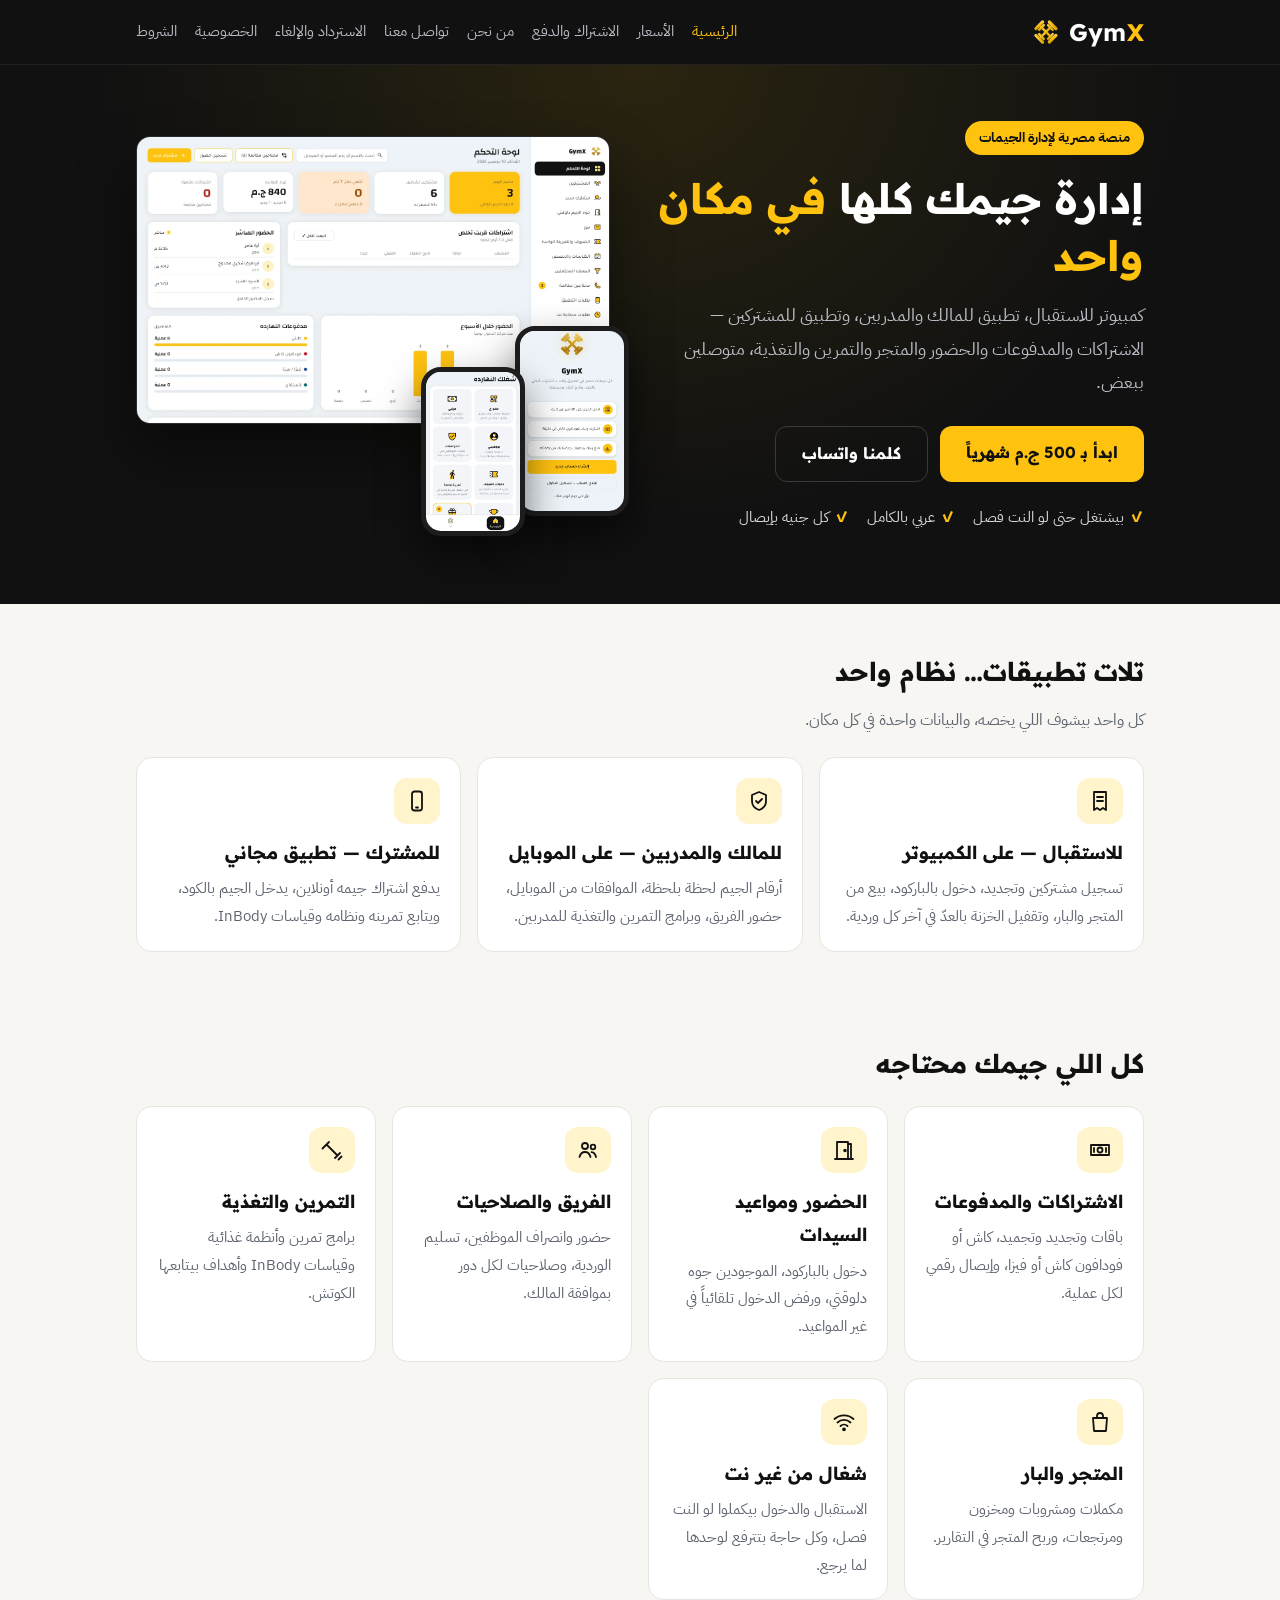
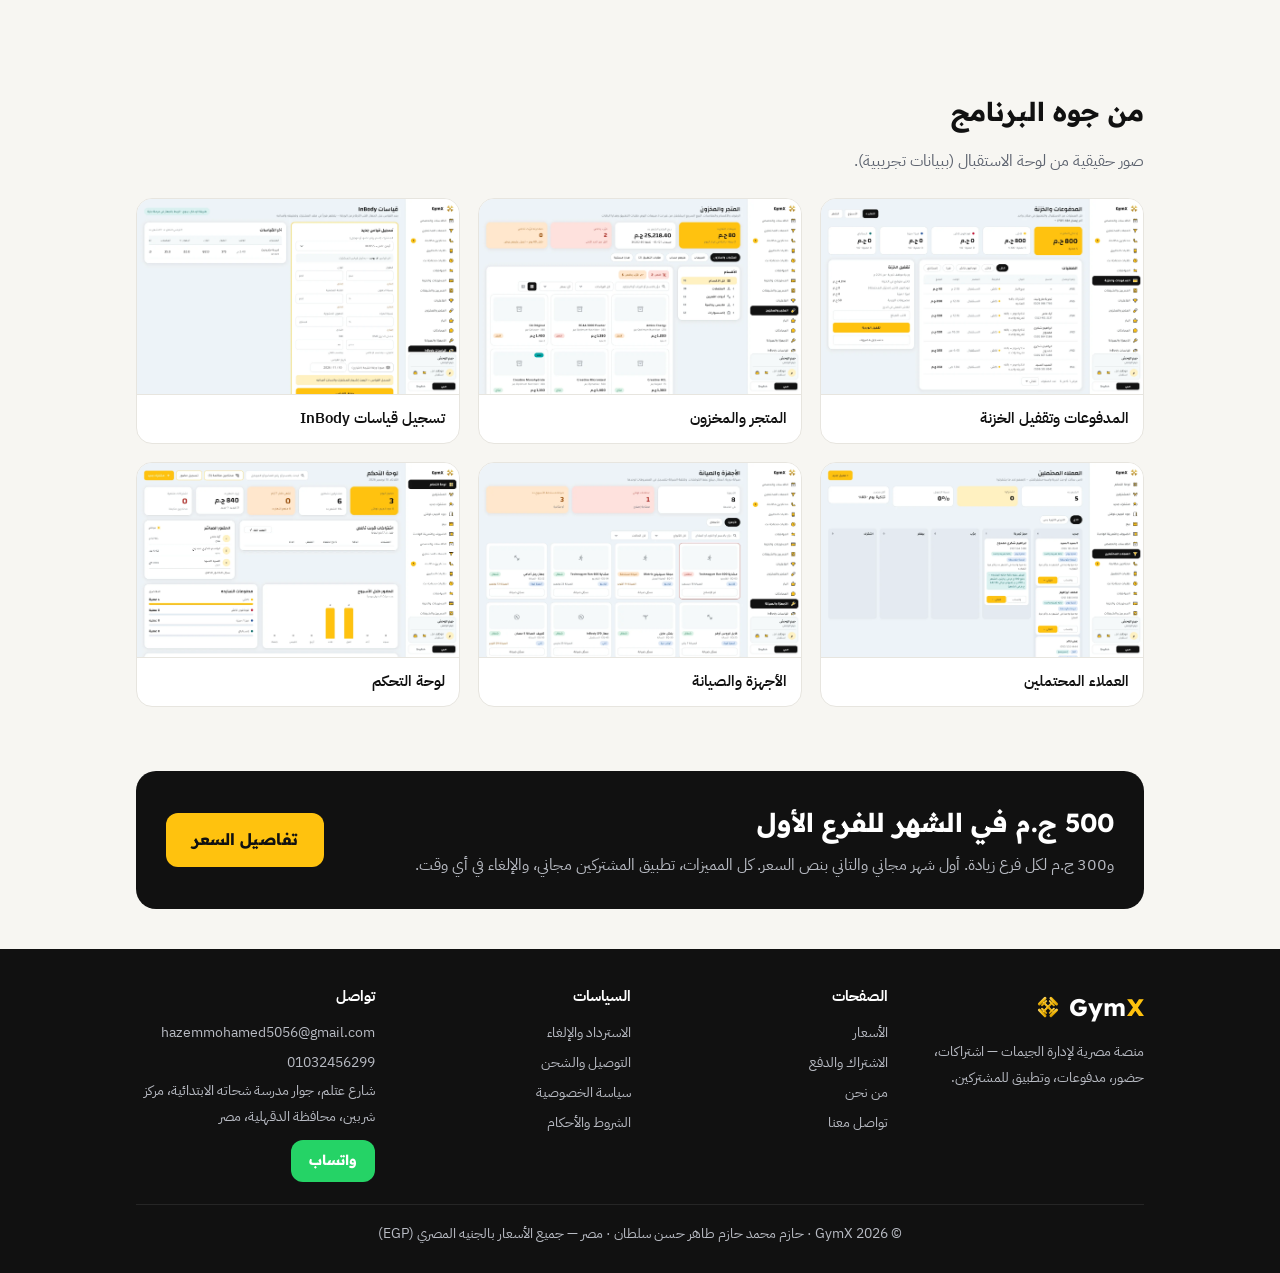
<file: index.html>
<!doctype html>
<html lang="ar" dir="rtl">
<head>
<meta charset="utf-8">
<meta name="viewport" content="width=device-width,initial-scale=1">
<title>إدارة الجيمات في مصر — GymX</title>
<meta name="description" content="GymX منصة مصرية لإدارة الجيمات: اشتراكات، حضور، مدفوعات، تمرين وتغذية، متجر وبار، وتطبيق للمشتركين.">
<link rel="preconnect" href="https://fonts.googleapis.com"><link rel="preconnect" href="https://fonts.gstatic.com" crossorigin>
<link href="https://fonts.googleapis.com/css2?family=IBM+Plex+Sans+Arabic:wght@400;500;600;700&family=Readex+Pro:wght@500;600;700&display=swap" rel="stylesheet">
<link rel="icon" href="data:image/svg+xml,%3Csvg%20xmlns%3D%22http%3A%2F%2Fwww.w3.org%2F2000%2Fsvg%22%20width%3D%2264%22%20height%3D%2264%22%20viewBox%3D%220%200%20100%20100%22%20aria-hidden%3D%22true%22%3E%3Cdefs%3E%3ClinearGradient%20id%3D%22g64%22%20x1%3D%220%22%20y1%3D%220%22%20x2%3D%221%22%20y2%3D%221%22%3E%3Cstop%20offset%3D%220%22%20stop-color%3D%22%23FFE08A%22%2F%3E%3Cstop%20offset%3D%22.5%22%20stop-color%3D%22%23F2B705%22%2F%3E%3Cstop%20offset%3D%221%22%20stop-color%3D%22%23B98300%22%2F%3E%3C%2FlinearGradient%3E%3C%2Fdefs%3E%3Cg%20transform%3D%22rotate(45%2050%2050)%22%20fill%3D%22url(%23g64)%22%3E%3Crect%20x%3D%2222%22%20y%3D%2246%22%20width%3D%2256%22%20height%3D%228%22%20rx%3D%224%22%2F%3E%3Crect%20x%3D%2225%22%20y%3D%2235%22%20width%3D%228%22%20height%3D%2230%22%20rx%3D%224%22%2F%3E%3Crect%20x%3D%2267%22%20y%3D%2235%22%20width%3D%228%22%20height%3D%2230%22%20rx%3D%224%22%2F%3E%3Crect%20x%3D%2213%22%20y%3D%2229%22%20width%3D%2211%22%20height%3D%2242%22%20rx%3D%225.5%22%2F%3E%3Crect%20x%3D%2276%22%20y%3D%2229%22%20width%3D%2211%22%20height%3D%2242%22%20rx%3D%225.5%22%2F%3E%3C%2Fg%3E%3Cg%20transform%3D%22rotate(-45%2050%2050)%22%20fill%3D%22url(%23g64)%22%3E%3Crect%20x%3D%2222%22%20y%3D%2246%22%20width%3D%2256%22%20height%3D%228%22%20rx%3D%224%22%2F%3E%3Crect%20x%3D%2225%22%20y%3D%2235%22%20width%3D%228%22%20height%3D%2230%22%20rx%3D%224%22%2F%3E%3Crect%20x%3D%2267%22%20y%3D%2235%22%20width%3D%228%22%20height%3D%2230%22%20rx%3D%224%22%2F%3E%3Crect%20x%3D%2213%22%20y%3D%2229%22%20width%3D%2211%22%20height%3D%2242%22%20rx%3D%225.5%22%2F%3E%3Crect%20x%3D%2276%22%20y%3D%2229%22%20width%3D%2211%22%20height%3D%2242%22%20rx%3D%225.5%22%2F%3E%3C%2Fg%3E%3C%2Fsvg%3E">
<link rel="stylesheet" href="style.css?v=202611101550">
</head>
<body>
<header><div class="wrap">
<a class="brand" href="index.html" dir="ltr"><svg class="mark" width="30" height="30" viewBox="0 0 100 100" aria-hidden="true"><defs><linearGradient id="g30" x1="0" y1="0" x2="1" y2="1"><stop offset="0" stop-color="#FFE08A"/><stop offset=".5" stop-color="#F2B705"/><stop offset="1" stop-color="#B98300"/></linearGradient></defs><g transform="rotate(45 50 50)" fill="url(#g30)"><rect x="22" y="46" width="56" height="8" rx="4"/><rect x="25" y="35" width="8" height="30" rx="4"/><rect x="67" y="35" width="8" height="30" rx="4"/><rect x="13" y="29" width="11" height="42" rx="5.5"/><rect x="76" y="29" width="11" height="42" rx="5.5"/></g><g transform="rotate(-45 50 50)" fill="url(#g30)"><rect x="22" y="46" width="56" height="8" rx="4"/><rect x="25" y="35" width="8" height="30" rx="4"/><rect x="67" y="35" width="8" height="30" rx="4"/><rect x="13" y="29" width="11" height="42" rx="5.5"/><rect x="76" y="29" width="11" height="42" rx="5.5"/></g></svg><b>Gym<span>X</span></b></a>
<nav><a href="index.html" class="on">الرئيسية</a><a href="pricing.html">الأسعار</a><a href="checkout.html">الاشتراك والدفع</a><a href="about.html">من نحن</a><a href="contact.html">تواصل معنا</a><a href="refund.html">الاسترداد والإلغاء</a><a href="privacy.html">الخصوصية</a><a href="terms.html">الشروط</a></nav>
</div></header>

<div class="hero"><div class="wrap hero-grid">
<div class="hero-text">
<span class="pill">منصة مصرية لإدارة الجيمات</span>
<h1>إدارة جيمك كلها <span>في مكان واحد</span></h1>
<p>كمبيوتر للاستقبال، تطبيق للمالك والمدربين، وتطبيق للمشتركين — الاشتراكات والمدفوعات والحضور والمتجر والتمرين والتغذية، متوصلين ببعض.</p>
<div class="cta"><a class="btn primary" href="pricing.html">ابدأ بـ 500 ج.م شهرياً</a><a class="btn ghost" href="https://wa.me/201032456299">كلمنا واتساب</a></div>
<ul class="hero-points"><li>بيشتغل حتى لو النت فصل</li><li>عربي بالكامل</li><li>كل جنيه بإيصال</li></ul>
</div>
<div class="hero-visual">
<img class="desk" src="img/desk-dashboard.webp" alt="لوحة تحكم الاستقبال في GymX" width="1424" height="861">
<img class="phone p1" src="img/phone-member.webp" alt="تطبيق المشترك" width="720" height="1250">
<img class="phone p2" src="img/phone-team.webp" alt="تطبيق المالك والفريق" width="720" height="1215">
</div>
</div></div>

<div class="wrap">
<section><h2>تلات تطبيقات… نظام واحد</h2><p class="sub">كل واحد بيشوف اللي يخصه، والبيانات واحدة في كل مكان.</p>
<div class="grid">
<div class="card"><span class="ic"><svg viewBox="0 0 24 24" fill="none" stroke="currentColor" stroke-width="1.8" stroke-linecap="round" stroke-linejoin="round"><path d="M6 3h12v18l-3-2-3 2-3-2-3 2z"/><path d="M9 8h6M9 12h6"/></svg></span><h3>للاستقبال — على الكمبيوتر</h3><p>تسجيل مشتركين وتجديد، دخول بالباركود، بيع من المتجر والبار، وتقفيل الخزنة بالعدّ في آخر كل وردية.</p></div>
<div class="card"><span class="ic"><svg viewBox="0 0 24 24" fill="none" stroke="currentColor" stroke-width="1.8" stroke-linecap="round" stroke-linejoin="round"><path d="M12 3l7 3v6c0 4.5-3 7.6-7 9-4-1.4-7-4.5-7-9V6z"/><path d="M9 12l2 2 4-4"/></svg></span><h3>للمالك والمدربين — على الموبايل</h3><p>أرقام الجيم لحظة بلحظة، الموافقات من الموبايل، حضور الفريق، وبرامج التمرين والتغذية للمدربين.</p></div>
<div class="card"><span class="ic"><svg viewBox="0 0 24 24" fill="none" stroke="currentColor" stroke-width="1.8" stroke-linecap="round" stroke-linejoin="round"><rect x="7" y="2.5" width="10" height="19" rx="2.5"/><path d="M11 18.5h2"/></svg></span><h3>للمشترك — تطبيق مجاني</h3><p>يدفع اشتراك جيمه أونلاين، يدخل الجيم بالكود، ويتابع تمرينه ونظامه وقياسات InBody.</p></div>
</div></section>

<section><h2>كل اللي جيمك محتاجه</h2>
<div class="grid">
<div class="card"><span class="ic"><svg viewBox="0 0 24 24" fill="none" stroke="currentColor" stroke-width="1.8" stroke-linecap="round" stroke-linejoin="round"><path d="M3 7h18v10H3z"/><circle cx="12" cy="12" r="2.5"/><path d="M6 10v4M18 10v4"/></svg></span><h3>الاشتراكات والمدفوعات</h3><p>باقات وتجديد وتجميد، كاش أو فودافون كاش أو فيزا، وإيصال رقمي لكل عملية.</p></div>
<div class="card"><span class="ic"><svg viewBox="0 0 24 24" fill="none" stroke="currentColor" stroke-width="1.8" stroke-linecap="round" stroke-linejoin="round"><path d="M5 21V4h11v17"/><path d="M16 6h3v15"/><circle cx="13" cy="12.5" r=".9" fill="currentColor"/><path d="M3 21h18"/></svg></span><h3>الحضور ومواعيد السيدات</h3><p>دخول بالباركود، الموجودين جوه دلوقتي، ورفض الدخول تلقائياً في غير المواعيد.</p></div>
<div class="card"><span class="ic"><svg viewBox="0 0 24 24" fill="none" stroke="currentColor" stroke-width="1.8" stroke-linecap="round" stroke-linejoin="round"><circle cx="9" cy="8" r="3"/><path d="M3.5 19c.8-3.2 3-5 5.5-5s4.7 1.8 5.5 5"/><circle cx="17" cy="9" r="2.3"/><path d="M15.5 14.2c2.2.2 3.8 1.8 4.5 4.8"/></svg></span><h3>الفريق والصلاحيات</h3><p>حضور وانصراف الموظفين، تسليم الوردية، وصلاحيات لكل دور بموافقة المالك.</p></div>
<div class="card"><span class="ic"><svg viewBox="0 0 24 24" fill="none" stroke="currentColor" stroke-width="1.8" stroke-linecap="round" stroke-linejoin="round"><path d="M6.5 6.5l11 11M4 9l5-5M15 20l5-5M2.5 10.5l3-3M18.5 21.5l3-3"/></svg></span><h3>التمرين والتغذية</h3><p>برامج تمرين وأنظمة غذائية وقياسات InBody وأهداف بيتابعها الكوتش.</p></div>
<div class="card"><span class="ic"><svg viewBox="0 0 24 24" fill="none" stroke="currentColor" stroke-width="1.8" stroke-linecap="round" stroke-linejoin="round"><path d="M5 8h14l-1 13H6z"/><path d="M9 8V6a3 3 0 0 1 6 0v2"/></svg></span><h3>المتجر والبار</h3><p>مكملات ومشروبات ومخزون ومرتجعات، وربح المتجر في التقارير.</p></div>
<div class="card"><span class="ic"><svg viewBox="0 0 24 24" fill="none" stroke="currentColor" stroke-width="1.8" stroke-linecap="round" stroke-linejoin="round"><path d="M2.5 9a14 14 0 0 1 19 0M5.5 12.5a9.5 9.5 0 0 1 13 0M8.5 16a5 5 0 0 1 7 0"/><circle cx="12" cy="19.3" r="1" fill="currentColor"/></svg></span><h3>شغال من غير نت</h3><p>الاستقبال والدخول بيكملوا لو النت فصل، وكل حاجة بتترفع لوحدها لما يرجع.</p></div>
</div></section>

<section><h2>من جوه البرنامج</h2><p class="sub">صور حقيقية من لوحة الاستقبال (ببيانات تجريبية).</p>
<div class="gallery">
<figure class="shot"><img src="img/desk-payments.webp" alt="المدفوعات والخزنة" loading="lazy" width="1424" height="861"><figcaption>المدفوعات وتقفيل الخزنة</figcaption></figure>
<figure class="shot"><img src="img/desk-store.webp" alt="المتجر والمخزون" loading="lazy" width="1424" height="861"><figcaption>المتجر والمخزون</figcaption></figure>
<figure class="shot"><img src="img/desk-inbody.webp" alt="قياسات InBody" loading="lazy" width="1424" height="861"><figcaption>تسجيل قياسات InBody</figcaption></figure>
<figure class="shot"><img src="img/desk-leads.webp" alt="العملاء المحتملين" loading="lazy" width="1424" height="861"><figcaption>العملاء المحتملين</figcaption></figure>
<figure class="shot"><img src="img/desk-equipment.webp" alt="الأجهزة والصيانة" loading="lazy" width="1424" height="861"><figcaption>الأجهزة والصيانة</figcaption></figure>
<figure class="shot"><img src="img/desk-dashboard.webp" alt="لوحة التحكم" loading="lazy" width="1424" height="861"><figcaption>لوحة التحكم</figcaption></figure>
</div></section>

<section class="price-band">
<div><h2 style="margin:0">500 ج.م في الشهر للفرع الأول</h2><p style="margin:4px 0 0">و300 ج.م لكل فرع زيادة. أول شهر مجاني والتاني بنص السعر. كل المميزات، تطبيق المشتركين مجاني، والإلغاء في أي وقت.</p></div>
<a class="btn primary" href="pricing.html">تفاصيل السعر</a>
</section>
</div>
<footer><div class="wrap">
<div class="cols">
<div><a class="brand" href="index.html" dir="ltr" style="margin-bottom:8px"><svg class="mark" width="26" height="26" viewBox="0 0 100 100" aria-hidden="true"><defs><linearGradient id="g26" x1="0" y1="0" x2="1" y2="1"><stop offset="0" stop-color="#FFE08A"/><stop offset=".5" stop-color="#F2B705"/><stop offset="1" stop-color="#B98300"/></linearGradient></defs><g transform="rotate(45 50 50)" fill="url(#g26)"><rect x="22" y="46" width="56" height="8" rx="4"/><rect x="25" y="35" width="8" height="30" rx="4"/><rect x="67" y="35" width="8" height="30" rx="4"/><rect x="13" y="29" width="11" height="42" rx="5.5"/><rect x="76" y="29" width="11" height="42" rx="5.5"/></g><g transform="rotate(-45 50 50)" fill="url(#g26)"><rect x="22" y="46" width="56" height="8" rx="4"/><rect x="25" y="35" width="8" height="30" rx="4"/><rect x="67" y="35" width="8" height="30" rx="4"/><rect x="13" y="29" width="11" height="42" rx="5.5"/><rect x="76" y="29" width="11" height="42" rx="5.5"/></g></svg><b>Gym<span>X</span></b></a><p style="margin:0">منصة مصرية لإدارة الجيمات — اشتراكات، حضور، مدفوعات، وتطبيق للمشتركين.</p></div>
<div><h4>الصفحات</h4><a href="pricing.html">الأسعار</a><a href="checkout.html">الاشتراك والدفع</a><a href="about.html">من نحن</a><a href="contact.html">تواصل معنا</a></div>
<div><h4>السياسات</h4><a href="refund.html">الاسترداد والإلغاء</a><a href="shipping.html">التوصيل والشحن</a><a href="privacy.html">سياسة الخصوصية</a><a href="terms.html">الشروط والأحكام</a></div>
<div><h4>تواصل</h4><a href="mailto:hazemmohamed5056@gmail.com">hazemmohamed5056@gmail.com</a><a href="tel:+201032456299"><span class="ltr">01032456299</span></a><span>شارع عتلم، جوار مدرسة شحاته الابتدائية، مركز شربين، محافظة الدقهلية، مصر</span><a class="btn wa" href="https://wa.me/201032456299" style="margin-top:10px">واتساب</a></div>
</div>
<div class="copy">© 2026 GymX · حازم محمد حازم طاهر حسن سلطان · مصر — جميع الأسعار بالجنيه المصري (EGP)</div>
</div></footer>
</body></html>
</file>
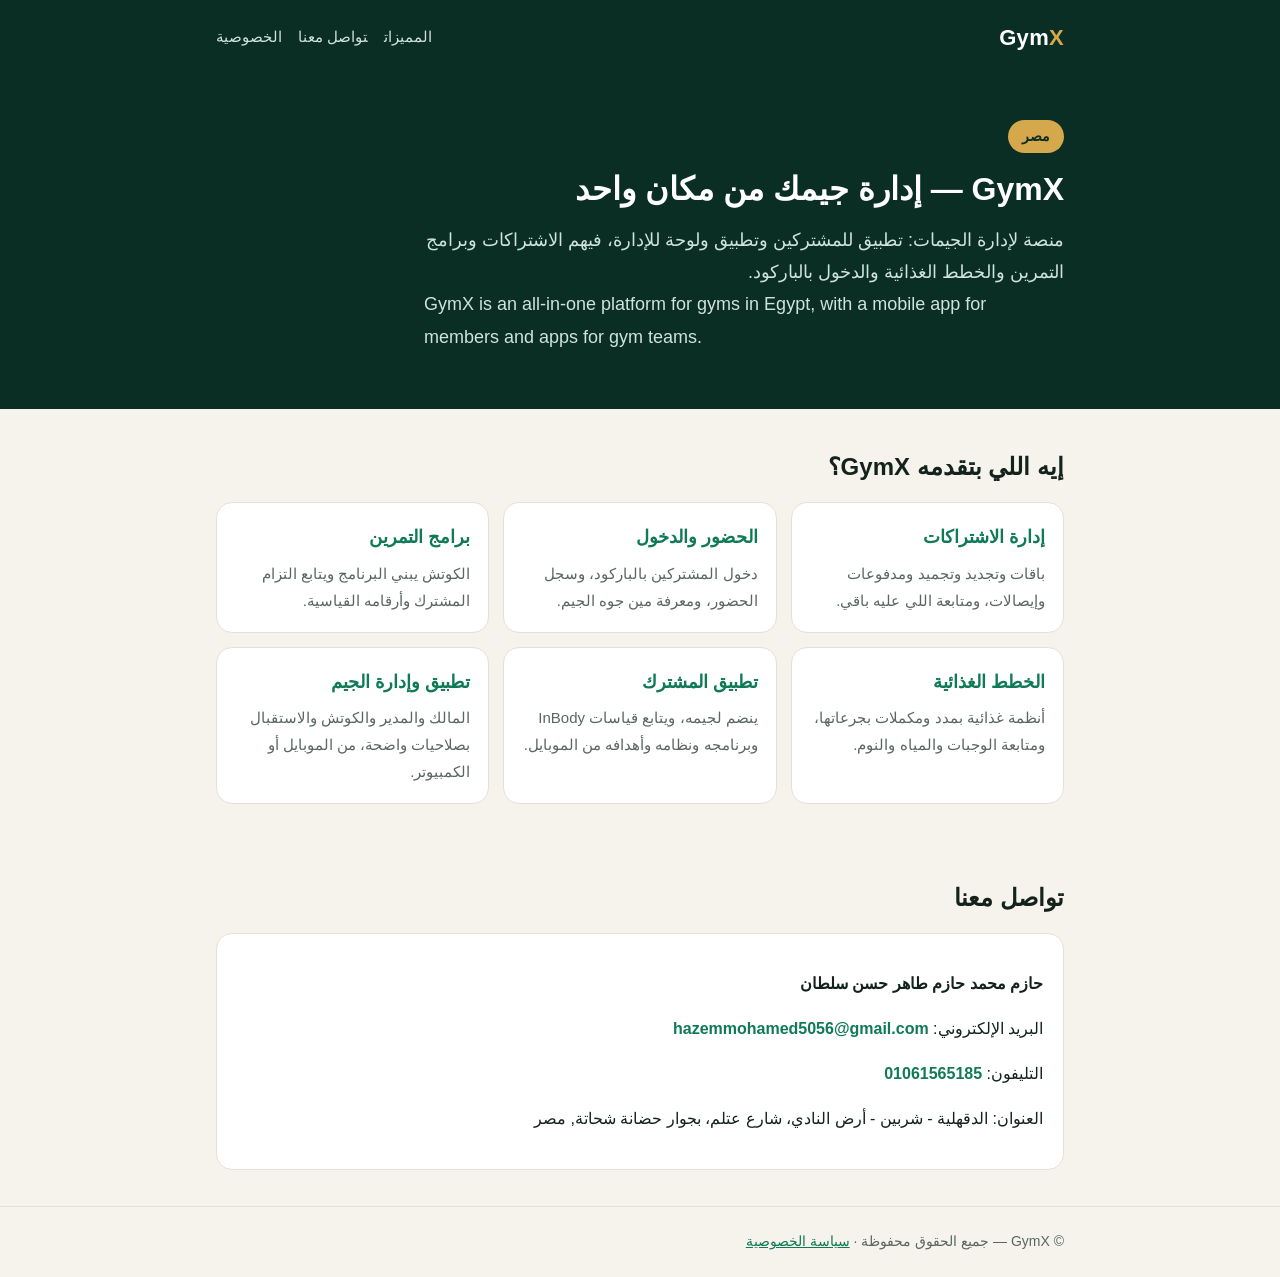
<file: gymx_site/index.html>
<!doctype html>
<html lang="ar" dir="rtl">
<head>
<meta charset="utf-8">
<meta name="viewport" content="width=device-width,initial-scale=1">
<title>GymX — إدارة الجيمات في مكان واحد</title>
<meta name="description" content="GymX منصة لإدارة الجيمات في مصر: الاشتراكات والحضور وبرامج التمرين والخطط الغذائية، وتطبيق للمشتركين.">
<link rel="stylesheet" href="style.css">
</head>
<body>
<header><div class="wrap"><div class="brand">Gym<span>X</span></div>
<nav><a href="#features">المميزات</a><a href="#contact">تواصل معنا</a><a href="privacy.html">الخصوصية</a></nav></div></header>

<div class="hero"><div class="wrap">
<span class="pill">مصر</span>
<h1>GymX — إدارة جيمك من مكان واحد</h1>
<p>منصة لإدارة الجيمات: تطبيق للمشتركين وتطبيق ولوحة للإدارة، فيهم الاشتراكات وبرامج التمرين والخطط الغذائية والدخول بالباركود.</p>
<p class="en">GymX is an all-in-one platform for gyms in Egypt, with a mobile app for members and apps for gym teams.</p>
</div></div>

<div class="wrap">
<section id="features"><h2>إيه اللي بتقدمه GymX؟</h2>
<div class="grid">
<div class="card"><h3>إدارة الاشتراكات</h3><p>باقات وتجديد وتجميد ومدفوعات وإيصالات، ومتابعة اللي عليه باقي.</p></div>
<div class="card"><h3>الحضور والدخول</h3><p>دخول المشتركين بالباركود، وسجل الحضور، ومعرفة مين جوه الجيم.</p></div>
<div class="card"><h3>برامج التمرين</h3><p>الكوتش يبني البرنامج ويتابع التزام المشترك وأرقامه القياسية.</p></div>
<div class="card"><h3>الخطط الغذائية</h3><p>أنظمة غذائية بمدد ومكملات بجرعاتها، ومتابعة الوجبات والمياه والنوم.</p></div>
<div class="card"><h3>تطبيق المشترك</h3><p>ينضم لجيمه، ويتابع قياسات InBody وبرنامجه ونظامه وأهدافه من الموبايل.</p></div>
<div class="card"><h3>تطبيق وإدارة الجيم</h3><p>المالك والمدير والكوتش والاستقبال بصلاحيات واضحة، من الموبايل أو الكمبيوتر.</p></div>
</div></section>

<section id="contact"><h2>تواصل معنا</h2>
<div class="contact">
<p><strong>حازم محمد حازم طاهر حسن سلطان</strong></p>
<p>البريد الإلكتروني: <a href="mailto:hazemmohamed5056@gmail.com">hazemmohamed5056@gmail.com</a></p>
<p>التليفون: <a href="tel:+201061565185">01061565185</a></p>
<p>العنوان: الدقهلية - شربين - أرض النادي، شارع عتلم، بجوار حضانة شحاتة, مصر</p>
</div></section>
</div>

<footer><div class="wrap">© GymX — جميع الحقوق محفوظة · <a href="privacy.html">سياسة الخصوصية</a></div></footer>
</body></html>
</file>
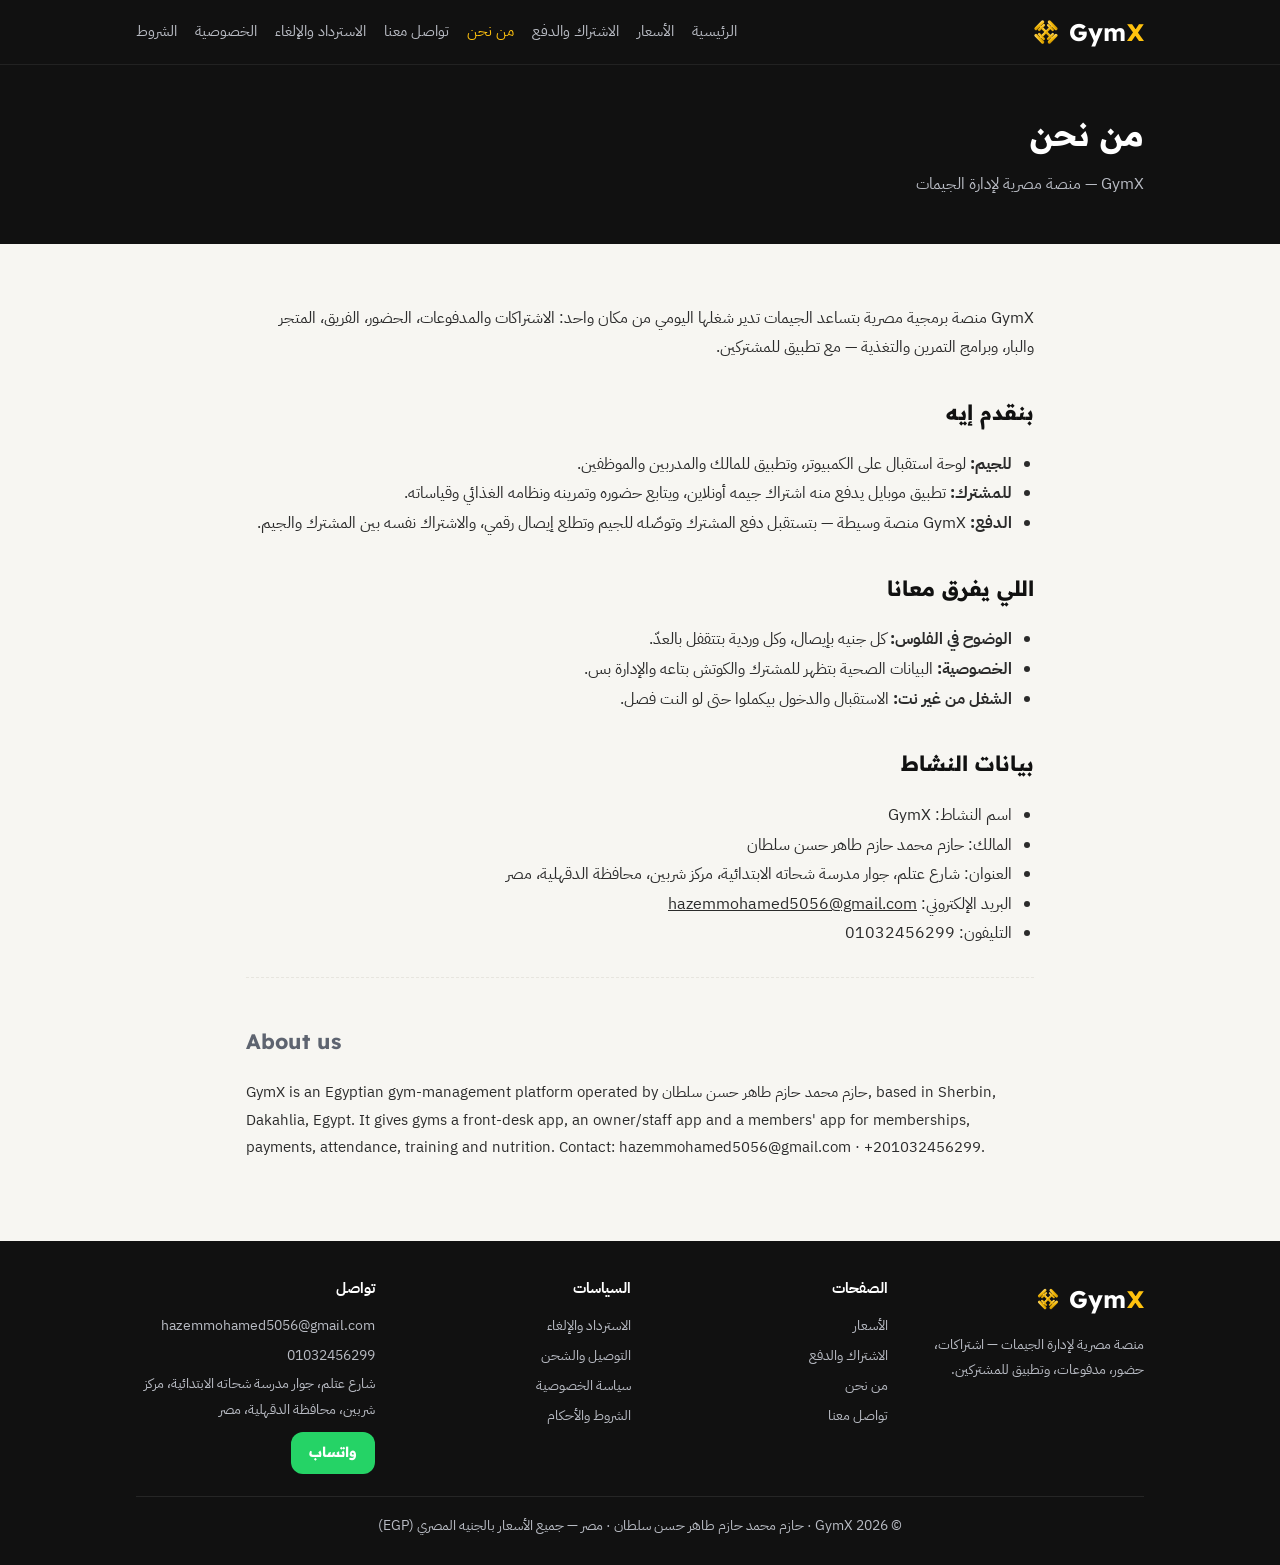
<file: about.html>
<!doctype html>
<html lang="ar" dir="rtl">
<head>
<meta charset="utf-8">
<meta name="viewport" content="width=device-width,initial-scale=1">
<title>من نحن — GymX</title>
<meta name="description" content="GymX منصة مصرية لإدارة الجيمات: اشتراكات، حضور، مدفوعات، تمرين وتغذية، متجر وبار، وتطبيق للمشتركين.">
<link rel="preconnect" href="https://fonts.googleapis.com"><link rel="preconnect" href="https://fonts.gstatic.com" crossorigin>
<link href="https://fonts.googleapis.com/css2?family=IBM+Plex+Sans+Arabic:wght@400;500;600;700&family=Readex+Pro:wght@500;600;700&display=swap" rel="stylesheet">
<link rel="icon" href="data:image/svg+xml,%3Csvg%20xmlns%3D%22http%3A%2F%2Fwww.w3.org%2F2000%2Fsvg%22%20width%3D%2264%22%20height%3D%2264%22%20viewBox%3D%220%200%20100%20100%22%20aria-hidden%3D%22true%22%3E%3Cdefs%3E%3ClinearGradient%20id%3D%22g64%22%20x1%3D%220%22%20y1%3D%220%22%20x2%3D%221%22%20y2%3D%221%22%3E%3Cstop%20offset%3D%220%22%20stop-color%3D%22%23FFE08A%22%2F%3E%3Cstop%20offset%3D%22.5%22%20stop-color%3D%22%23F2B705%22%2F%3E%3Cstop%20offset%3D%221%22%20stop-color%3D%22%23B98300%22%2F%3E%3C%2FlinearGradient%3E%3C%2Fdefs%3E%3Cg%20transform%3D%22rotate(45%2050%2050)%22%20fill%3D%22url(%23g64)%22%3E%3Crect%20x%3D%2222%22%20y%3D%2246%22%20width%3D%2256%22%20height%3D%228%22%20rx%3D%224%22%2F%3E%3Crect%20x%3D%2225%22%20y%3D%2235%22%20width%3D%228%22%20height%3D%2230%22%20rx%3D%224%22%2F%3E%3Crect%20x%3D%2267%22%20y%3D%2235%22%20width%3D%228%22%20height%3D%2230%22%20rx%3D%224%22%2F%3E%3Crect%20x%3D%2213%22%20y%3D%2229%22%20width%3D%2211%22%20height%3D%2242%22%20rx%3D%225.5%22%2F%3E%3Crect%20x%3D%2276%22%20y%3D%2229%22%20width%3D%2211%22%20height%3D%2242%22%20rx%3D%225.5%22%2F%3E%3C%2Fg%3E%3Cg%20transform%3D%22rotate(-45%2050%2050)%22%20fill%3D%22url(%23g64)%22%3E%3Crect%20x%3D%2222%22%20y%3D%2246%22%20width%3D%2256%22%20height%3D%228%22%20rx%3D%224%22%2F%3E%3Crect%20x%3D%2225%22%20y%3D%2235%22%20width%3D%228%22%20height%3D%2230%22%20rx%3D%224%22%2F%3E%3Crect%20x%3D%2267%22%20y%3D%2235%22%20width%3D%228%22%20height%3D%2230%22%20rx%3D%224%22%2F%3E%3Crect%20x%3D%2213%22%20y%3D%2229%22%20width%3D%2211%22%20height%3D%2242%22%20rx%3D%225.5%22%2F%3E%3Crect%20x%3D%2276%22%20y%3D%2229%22%20width%3D%2211%22%20height%3D%2242%22%20rx%3D%225.5%22%2F%3E%3C%2Fg%3E%3C%2Fsvg%3E">
<link rel="stylesheet" href="style.css?v=202611101550">
</head>
<body>
<header><div class="wrap">
<a class="brand" href="index.html" dir="ltr"><svg class="mark" width="30" height="30" viewBox="0 0 100 100" aria-hidden="true"><defs><linearGradient id="g30" x1="0" y1="0" x2="1" y2="1"><stop offset="0" stop-color="#FFE08A"/><stop offset=".5" stop-color="#F2B705"/><stop offset="1" stop-color="#B98300"/></linearGradient></defs><g transform="rotate(45 50 50)" fill="url(#g30)"><rect x="22" y="46" width="56" height="8" rx="4"/><rect x="25" y="35" width="8" height="30" rx="4"/><rect x="67" y="35" width="8" height="30" rx="4"/><rect x="13" y="29" width="11" height="42" rx="5.5"/><rect x="76" y="29" width="11" height="42" rx="5.5"/></g><g transform="rotate(-45 50 50)" fill="url(#g30)"><rect x="22" y="46" width="56" height="8" rx="4"/><rect x="25" y="35" width="8" height="30" rx="4"/><rect x="67" y="35" width="8" height="30" rx="4"/><rect x="13" y="29" width="11" height="42" rx="5.5"/><rect x="76" y="29" width="11" height="42" rx="5.5"/></g></svg><b>Gym<span>X</span></b></a>
<nav><a href="index.html">الرئيسية</a><a href="pricing.html">الأسعار</a><a href="checkout.html">الاشتراك والدفع</a><a href="about.html" class="on">من نحن</a><a href="contact.html">تواصل معنا</a><a href="refund.html">الاسترداد والإلغاء</a><a href="privacy.html">الخصوصية</a><a href="terms.html">الشروط</a></nav>
</div></header>
<div class="band"><div class="wrap"><h1>من نحن</h1><p>GymX — منصة مصرية لإدارة الجيمات</p></div></div>
<div class="wrap doc"><section>
<p>GymX منصة برمجية مصرية بتساعد الجيمات تدير شغلها اليومي من مكان واحد: الاشتراكات والمدفوعات، الحضور، الفريق، المتجر والبار، وبرامج التمرين والتغذية — مع تطبيق للمشتركين.</p>
<h2>بنقدم إيه</h2>
<ul>
<li><strong>للجيم:</strong> لوحة استقبال على الكمبيوتر، وتطبيق للمالك والمدربين والموظفين.</li>
<li><strong>للمشترك:</strong> تطبيق موبايل يدفع منه اشتراك جيمه أونلاين، ويتابع حضوره وتمرينه ونظامه الغذائي وقياساته.</li>
<li><strong>الدفع:</strong> GymX منصة وسيطة — بتستقبل دفع المشترك وتوصّله للجيم وتطلع إيصال رقمي، والاشتراك نفسه بين المشترك والجيم.</li>
</ul>
<h2>اللي يفرق معانا</h2>
<ul>
<li><strong>الوضوح في الفلوس:</strong> كل جنيه بإيصال، وكل وردية بتتقفل بالعدّ.</li>
<li><strong>الخصوصية:</strong> البيانات الصحية بتظهر للمشترك والكوتش بتاعه والإدارة بس.</li>
<li><strong>الشغل من غير نت:</strong> الاستقبال والدخول بيكملوا حتى لو النت فصل.</li>
</ul>
<h2>بيانات النشاط</h2>
<ul>
<li>اسم النشاط: GymX</li>
<li>المالك: حازم محمد حازم طاهر حسن سلطان</li>
<li>العنوان: شارع عتلم، جوار مدرسة شحاته الابتدائية، مركز شربين، محافظة الدقهلية، مصر</li>
<li>البريد الإلكتروني: <a href="mailto:hazemmohamed5056@gmail.com">hazemmohamed5056@gmail.com</a></li>
<li>التليفون: <a href="tel:+201032456299"><span class="ltr">01032456299</span></a></li>
</ul>
<div class="en"><h2>About us</h2><p>GymX is an Egyptian gym-management platform operated by حازم محمد حازم طاهر حسن سلطان, based in Sherbin, Dakahlia, Egypt. It gives gyms a front-desk app, an owner/staff app and a members' app for memberships, payments, attendance, training and nutrition. Contact: hazemmohamed5056@gmail.com · +201032456299.</p></div>
</section></div>
<footer><div class="wrap">
<div class="cols">
<div><a class="brand" href="index.html" dir="ltr" style="margin-bottom:8px"><svg class="mark" width="26" height="26" viewBox="0 0 100 100" aria-hidden="true"><defs><linearGradient id="g26" x1="0" y1="0" x2="1" y2="1"><stop offset="0" stop-color="#FFE08A"/><stop offset=".5" stop-color="#F2B705"/><stop offset="1" stop-color="#B98300"/></linearGradient></defs><g transform="rotate(45 50 50)" fill="url(#g26)"><rect x="22" y="46" width="56" height="8" rx="4"/><rect x="25" y="35" width="8" height="30" rx="4"/><rect x="67" y="35" width="8" height="30" rx="4"/><rect x="13" y="29" width="11" height="42" rx="5.5"/><rect x="76" y="29" width="11" height="42" rx="5.5"/></g><g transform="rotate(-45 50 50)" fill="url(#g26)"><rect x="22" y="46" width="56" height="8" rx="4"/><rect x="25" y="35" width="8" height="30" rx="4"/><rect x="67" y="35" width="8" height="30" rx="4"/><rect x="13" y="29" width="11" height="42" rx="5.5"/><rect x="76" y="29" width="11" height="42" rx="5.5"/></g></svg><b>Gym<span>X</span></b></a><p style="margin:0">منصة مصرية لإدارة الجيمات — اشتراكات، حضور، مدفوعات، وتطبيق للمشتركين.</p></div>
<div><h4>الصفحات</h4><a href="pricing.html">الأسعار</a><a href="checkout.html">الاشتراك والدفع</a><a href="about.html">من نحن</a><a href="contact.html">تواصل معنا</a></div>
<div><h4>السياسات</h4><a href="refund.html">الاسترداد والإلغاء</a><a href="shipping.html">التوصيل والشحن</a><a href="privacy.html">سياسة الخصوصية</a><a href="terms.html">الشروط والأحكام</a></div>
<div><h4>تواصل</h4><a href="mailto:hazemmohamed5056@gmail.com">hazemmohamed5056@gmail.com</a><a href="tel:+201032456299"><span class="ltr">01032456299</span></a><span>شارع عتلم، جوار مدرسة شحاته الابتدائية، مركز شربين، محافظة الدقهلية، مصر</span><a class="btn wa" href="https://wa.me/201032456299" style="margin-top:10px">واتساب</a></div>
</div>
<div class="copy">© 2026 GymX · حازم محمد حازم طاهر حسن سلطان · مصر — جميع الأسعار بالجنيه المصري (EGP)</div>
</div></footer>
</body></html>
</file>
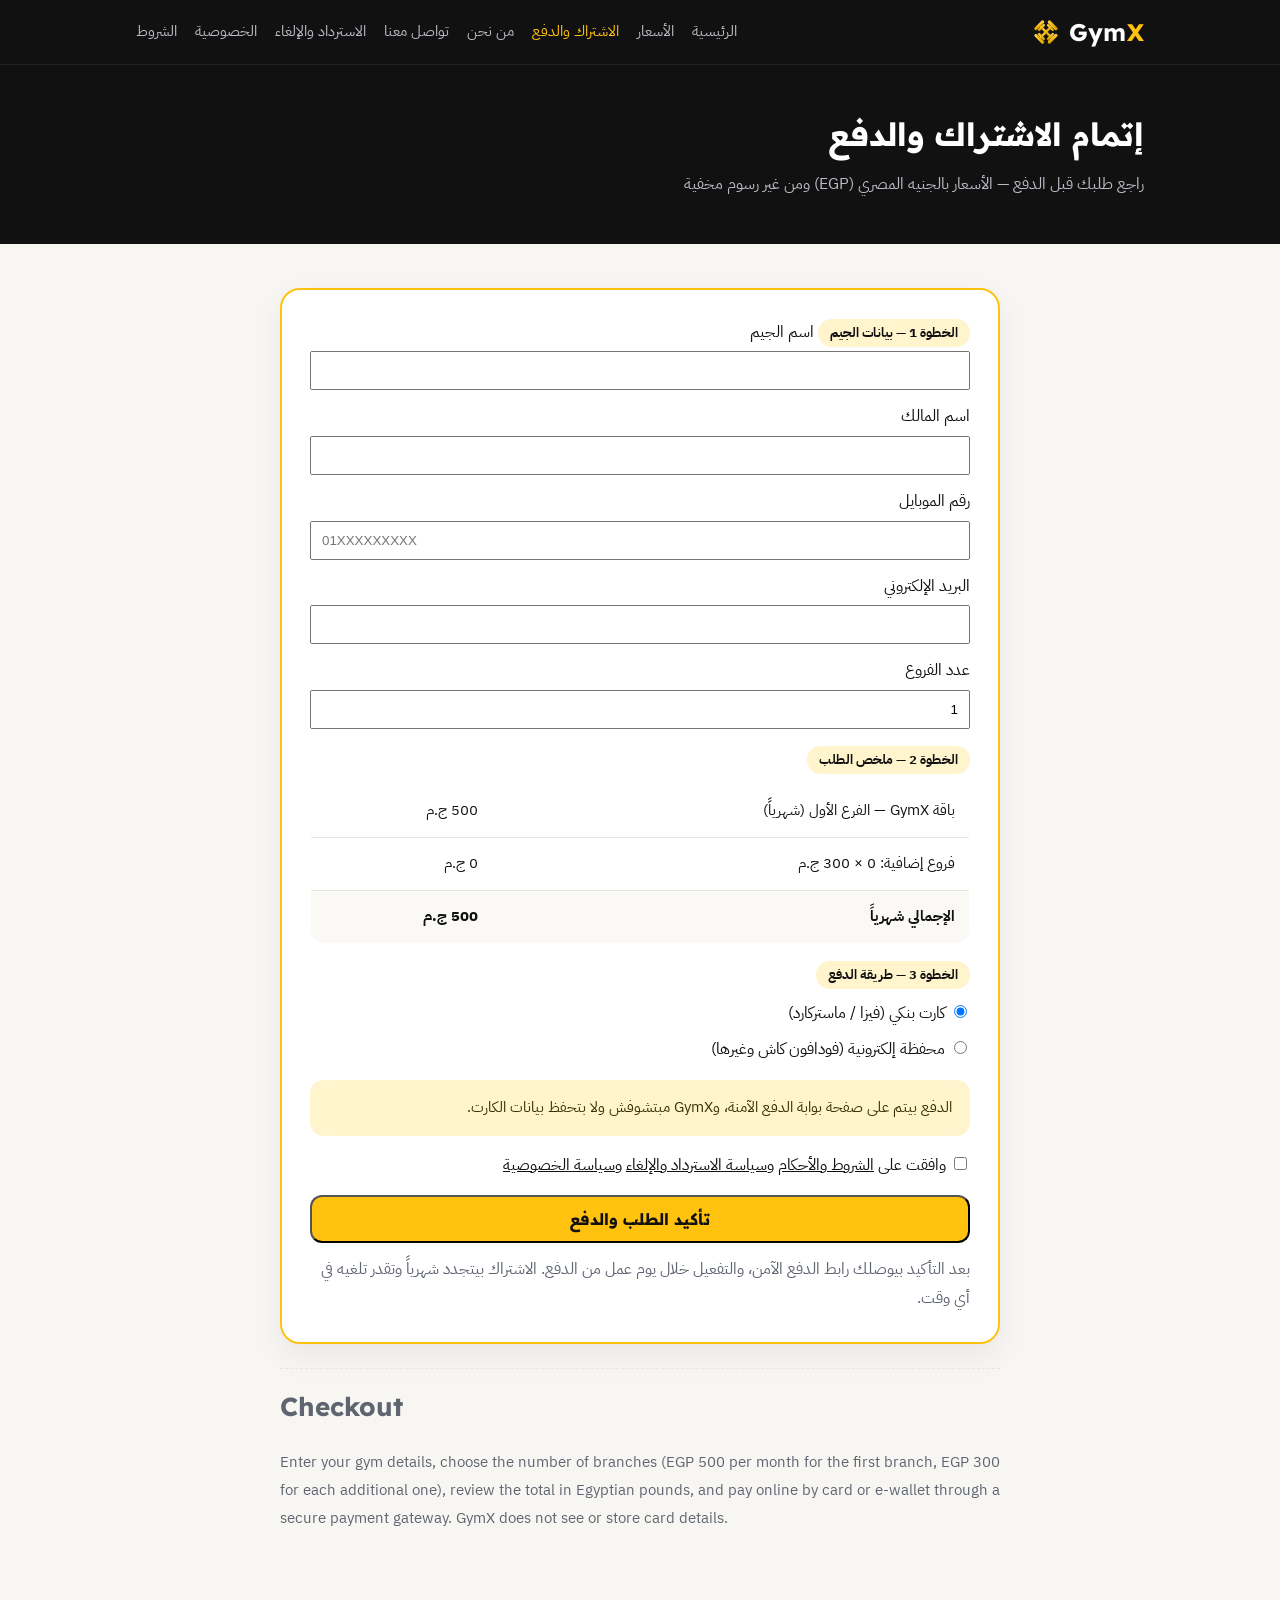
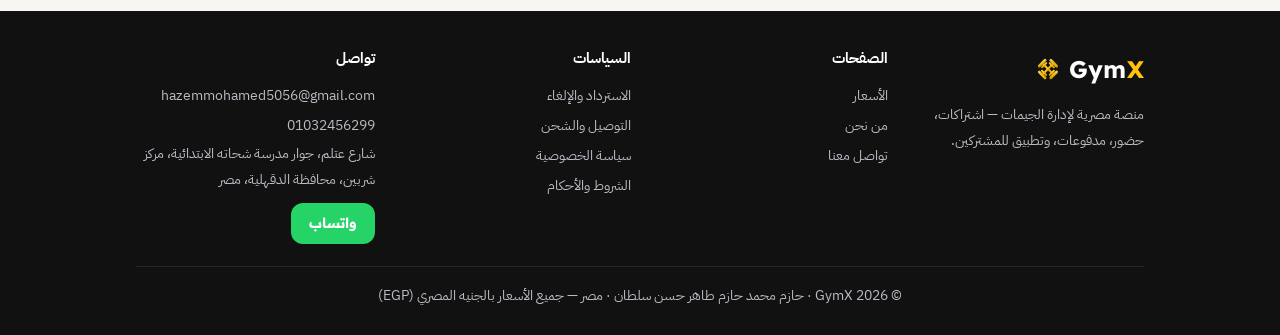
<file: checkout.html>
<!doctype html>
<html lang="ar" dir="rtl">
<head>
<meta charset="utf-8">
<meta name="viewport" content="width=device-width,initial-scale=1">
<title>إتمام الاشتراك والدفع — GymX</title>
<meta name="description" content="أكمل اشتراك جيمك في GymX: اختر عدد الفروع، راجع الإجمالي بالجنيه المصري، وادفع أونلاين بكارت أو محفظة إلكترونية.">
<link rel="preconnect" href="https://fonts.googleapis.com"><link rel="preconnect" href="https://fonts.gstatic.com" crossorigin>
<link href="https://fonts.googleapis.com/css2?family=IBM+Plex+Sans+Arabic:wght@400;500;600;700&family=Readex+Pro:wght@500;600;700&display=swap" rel="stylesheet">
<link rel="icon" href="data:image/svg+xml,%3Csvg%20xmlns%3D%22http%3A%2F%2Fwww.w3.org%2F2000%2Fsvg%22%20width%3D%2264%22%20height%3D%2264%22%20viewBox%3D%220%200%20100%20100%22%20aria-hidden%3D%22true%22%3E%3Cdefs%3E%3ClinearGradient%20id%3D%22g64%22%20x1%3D%220%22%20y1%3D%220%22%20x2%3D%221%22%20y2%3D%221%22%3E%3Cstop%20offset%3D%220%22%20stop-color%3D%22%23FFE08A%22%2F%3E%3Cstop%20offset%3D%22.5%22%20stop-color%3D%22%23F2B705%22%2F%3E%3Cstop%20offset%3D%221%22%20stop-color%3D%22%23B98300%22%2F%3E%3C%2FlinearGradient%3E%3C%2Fdefs%3E%3Cg%20transform%3D%22rotate(45%2050%2050)%22%20fill%3D%22url(%23g64)%22%3E%3Crect%20x%3D%2222%22%20y%3D%2246%22%20width%3D%2256%22%20height%3D%228%22%20rx%3D%224%22%2F%3E%3Crect%20x%3D%2225%22%20y%3D%2235%22%20width%3D%228%22%20height%3D%2230%22%20rx%3D%224%22%2F%3E%3Crect%20x%3D%2267%22%20y%3D%2235%22%20width%3D%228%22%20height%3D%2230%22%20rx%3D%224%22%2F%3E%3Crect%20x%3D%2213%22%20y%3D%2229%22%20width%3D%2211%22%20height%3D%2242%22%20rx%3D%225.5%22%2F%3E%3Crect%20x%3D%2276%22%20y%3D%2229%22%20width%3D%2211%22%20height%3D%2242%22%20rx%3D%225.5%22%2F%3E%3C%2Fg%3E%3Cg%20transform%3D%22rotate(-45%2050%2050)%22%20fill%3D%22url(%23g64)%22%3E%3Crect%20x%3D%2222%22%20y%3D%2246%22%20width%3D%2256%22%20height%3D%228%22%20rx%3D%224%22%2F%3E%3Crect%20x%3D%2225%22%20y%3D%2235%22%20width%3D%228%22%20height%3D%2230%22%20rx%3D%224%22%2F%3E%3Crect%20x%3D%2267%22%20y%3D%2235%22%20width%3D%228%22%20height%3D%2230%22%20rx%3D%224%22%2F%3E%3Crect%20x%3D%2213%22%20y%3D%2229%22%20width%3D%2211%22%20height%3D%2242%22%20rx%3D%225.5%22%2F%3E%3Crect%20x%3D%2276%22%20y%3D%2229%22%20width%3D%2211%22%20height%3D%2242%22%20rx%3D%225.5%22%2F%3E%3C%2Fg%3E%3C%2Fsvg%3E">
<link rel="stylesheet" href="style.css?v=202611101550">
</head>
<body>
<header><div class="wrap">
<a class="brand" href="index.html" dir="ltr"><svg class="mark" width="30" height="30" viewBox="0 0 100 100" aria-hidden="true"><defs><linearGradient id="g30" x1="0" y1="0" x2="1" y2="1"><stop offset="0" stop-color="#FFE08A"/><stop offset=".5" stop-color="#F2B705"/><stop offset="1" stop-color="#B98300"/></linearGradient></defs><g transform="rotate(45 50 50)" fill="url(#g30)"><rect x="22" y="46" width="56" height="8" rx="4"/><rect x="25" y="35" width="8" height="30" rx="4"/><rect x="67" y="35" width="8" height="30" rx="4"/><rect x="13" y="29" width="11" height="42" rx="5.5"/><rect x="76" y="29" width="11" height="42" rx="5.5"/></g><g transform="rotate(-45 50 50)" fill="url(#g30)"><rect x="22" y="46" width="56" height="8" rx="4"/><rect x="25" y="35" width="8" height="30" rx="4"/><rect x="67" y="35" width="8" height="30" rx="4"/><rect x="13" y="29" width="11" height="42" rx="5.5"/><rect x="76" y="29" width="11" height="42" rx="5.5"/></g></svg><b>Gym<span>X</span></b></a>
<nav><a href="index.html">الرئيسية</a><a href="pricing.html" >الأسعار</a><a href="checkout.html" class="on">الاشتراك والدفع</a><a href="about.html">من نحن</a><a href="contact.html">تواصل معنا</a><a href="refund.html">الاسترداد والإلغاء</a><a href="privacy.html">الخصوصية</a><a href="terms.html">الشروط</a></nav>
</div></header>
<div class="band"><div class="wrap"><h1>إتمام الاشتراك والدفع</h1><p>راجع طلبك قبل الدفع — الأسعار بالجنيه المصري (EGP) ومن غير رسوم مخفية</p></div></div>
<div class="wrap"><section>
<form id="co" class="price-card" style="max-width:720px;margin:0 auto;text-align:right" novalidate>
<span class="tag">الخطوة 1 — بيانات الجيم</span>
<label>اسم الجيم<input name="gym" required autocomplete="organization" style="width:100%;padding:10px;margin:4px 0 12px"></label>
<label>اسم المالك<input name="owner" required autocomplete="name" style="width:100%;padding:10px;margin:4px 0 12px"></label>
<label>رقم الموبايل<input name="phone" required inputmode="tel" autocomplete="tel" dir="ltr" placeholder="01XXXXXXXXX" style="width:100%;padding:10px;margin:4px 0 12px"></label>
<label>البريد الإلكتروني<input name="email" type="email" required autocomplete="email" dir="ltr" style="width:100%;padding:10px;margin:4px 0 12px"></label>
<label>عدد الفروع<input name="branches" type="number" min="1" max="50" value="1" required style="width:100%;padding:10px;margin:4px 0 16px"></label>

<span class="tag">الخطوة 2 — ملخص الطلب</span>
<table class="plain" style="margin:10px 0 16px">
<tr><td>باقة GymX — الفرع الأول (شهرياً)</td><td id="first">500 ج.م</td></tr>
<tr><td>فروع إضافية: <span id="extra">0</span> × 300 ج.م</td><td id="extraSum">0 ج.م</td></tr>
<tr><th>الإجمالي شهرياً</th><th id="total">500 ج.م</th></tr>
</table>

<span class="tag">الخطوة 3 — طريقة الدفع</span>
<div style="margin:10px 0 16px">
<label style="display:block;margin-bottom:6px"><input type="radio" name="pay" value="card" checked> كارت بنكي (فيزا / ماستركارد)</label>
<label style="display:block"><input type="radio" name="pay" value="wallet"> محفظة إلكترونية (فودافون كاش وغيرها)</label>
</div>
<p class="note">الدفع بيتم على صفحة بوابة الدفع الآمنة، وGymX مبتشوفش ولا بتحفظ بيانات الكارت.</p>

<label style="display:block;margin:14px 0"><input type="checkbox" name="agree" required> وافقت على <a href="terms.html">الشروط والأحكام</a> و<a href="refund.html">سياسة الاسترداد والإلغاء</a> و<a href="privacy.html">سياسة الخصوصية</a></label>
<p id="err" style="color:#B42318;display:none;margin:0 0 10px"></p>
<button class="btn primary" type="submit" style="display:block;width:100%;text-align:center">تأكيد الطلب والدفع</button>
<p style="margin:12px 0 0;color:var(--muted)">بعد التأكيد بيوصلك رابط الدفع الآمن، والتفعيل خلال يوم عمل من الدفع. الاشتراك بيتجدد شهرياً وتقدر تلغيه في أي وقت.</p>
</form>
<div class="en" style="max-width:720px;margin:24px auto 0">
<h2>Checkout</h2>
<p>Enter your gym details, choose the number of branches (EGP 500 per month for the first branch, EGP 300 for each additional one), review the total in Egyptian pounds, and pay online by card or e-wallet through a secure payment gateway. GymX does not see or store card details.</p>
</div>
</section></div>
<script>
(function(){
var f=document.getElementById('co');
function n(){var v=parseInt(f.branches.value,10);return isNaN(v)||v<1?1:Math.min(v,50);}
function fmt(x){return x.toLocaleString('en-US')+' ج.م';}
function upd(){var b=n(),e=b-1;document.getElementById('extra').textContent=e;document.getElementById('extraSum').textContent=fmt(e*300);document.getElementById('total').textContent=fmt(500+e*300);}
f.branches.addEventListener('input',upd);upd();
f.addEventListener('submit',function(ev){
ev.preventDefault();var er=document.getElementById('err');
var ok=f.gym.value.trim()&&f.owner.value.trim()&&/^(\+?2)?01[0-9]{9}$/.test(f.phone.value.replace(/\s/g,''))&&/^\S+@\S+\.\S+$/.test(f.email.value)&&f.agree.checked;
if(!ok){er.textContent='من فضلك أكمل كل البيانات بشكل صحيح ووافق على الشروط.';er.style.display='block';return;}
er.style.display='none';
var b=n(),pay=f.pay.value==='card'?'كارت بنكي':'محفظة إلكترونية';
var t='طلب اشتراك GymX%0Aالجيم: '+encodeURIComponent(f.gym.value.trim())+'%0Aالمالك: '+encodeURIComponent(f.owner.value.trim())+'%0Aالموبايل: '+encodeURIComponent(f.phone.value.trim())+'%0Aالإيميل: '+encodeURIComponent(f.email.value.trim())+'%0Aالفروع: '+b+'%0Aالإجمالي شهرياً: '+(500+(b-1)*300)+' ج.م%0Aالدفع: '+encodeURIComponent(pay);
window.location.href='https://wa.me/201032456299?text='+t;
});
})();
</script>
<footer><div class="wrap">
<div class="cols">
<div><a class="brand" href="index.html" dir="ltr" style="margin-bottom:8px"><svg class="mark" width="26" height="26" viewBox="0 0 100 100" aria-hidden="true"><defs><linearGradient id="g26" x1="0" y1="0" x2="1" y2="1"><stop offset="0" stop-color="#FFE08A"/><stop offset=".5" stop-color="#F2B705"/><stop offset="1" stop-color="#B98300"/></linearGradient></defs><g transform="rotate(45 50 50)" fill="url(#g26)"><rect x="22" y="46" width="56" height="8" rx="4"/><rect x="25" y="35" width="8" height="30" rx="4"/><rect x="67" y="35" width="8" height="30" rx="4"/><rect x="13" y="29" width="11" height="42" rx="5.5"/><rect x="76" y="29" width="11" height="42" rx="5.5"/></g><g transform="rotate(-45 50 50)" fill="url(#g26)"><rect x="22" y="46" width="56" height="8" rx="4"/><rect x="25" y="35" width="8" height="30" rx="4"/><rect x="67" y="35" width="8" height="30" rx="4"/><rect x="13" y="29" width="11" height="42" rx="5.5"/><rect x="76" y="29" width="11" height="42" rx="5.5"/></g></svg><b>Gym<span>X</span></b></a><p style="margin:0">منصة مصرية لإدارة الجيمات — اشتراكات، حضور، مدفوعات، وتطبيق للمشتركين.</p></div>
<div><h4>الصفحات</h4><a href="pricing.html">الأسعار</a><a href="about.html">من نحن</a><a href="contact.html">تواصل معنا</a></div>
<div><h4>السياسات</h4><a href="refund.html">الاسترداد والإلغاء</a><a href="shipping.html">التوصيل والشحن</a><a href="privacy.html">سياسة الخصوصية</a><a href="terms.html">الشروط والأحكام</a></div>
<div><h4>تواصل</h4><a href="mailto:hazemmohamed5056@gmail.com">hazemmohamed5056@gmail.com</a><a href="tel:+201032456299"><span class="ltr">01032456299</span></a><span>شارع عتلم، جوار مدرسة شحاته الابتدائية، مركز شربين، محافظة الدقهلية، مصر</span><a class="btn wa" href="https://wa.me/201032456299" style="margin-top:10px">واتساب</a></div>
</div>
<div class="copy">© 2026 GymX · حازم محمد حازم طاهر حسن سلطان · مصر — جميع الأسعار بالجنيه المصري (EGP)</div>
</div></footer>
</body></html>
</file>
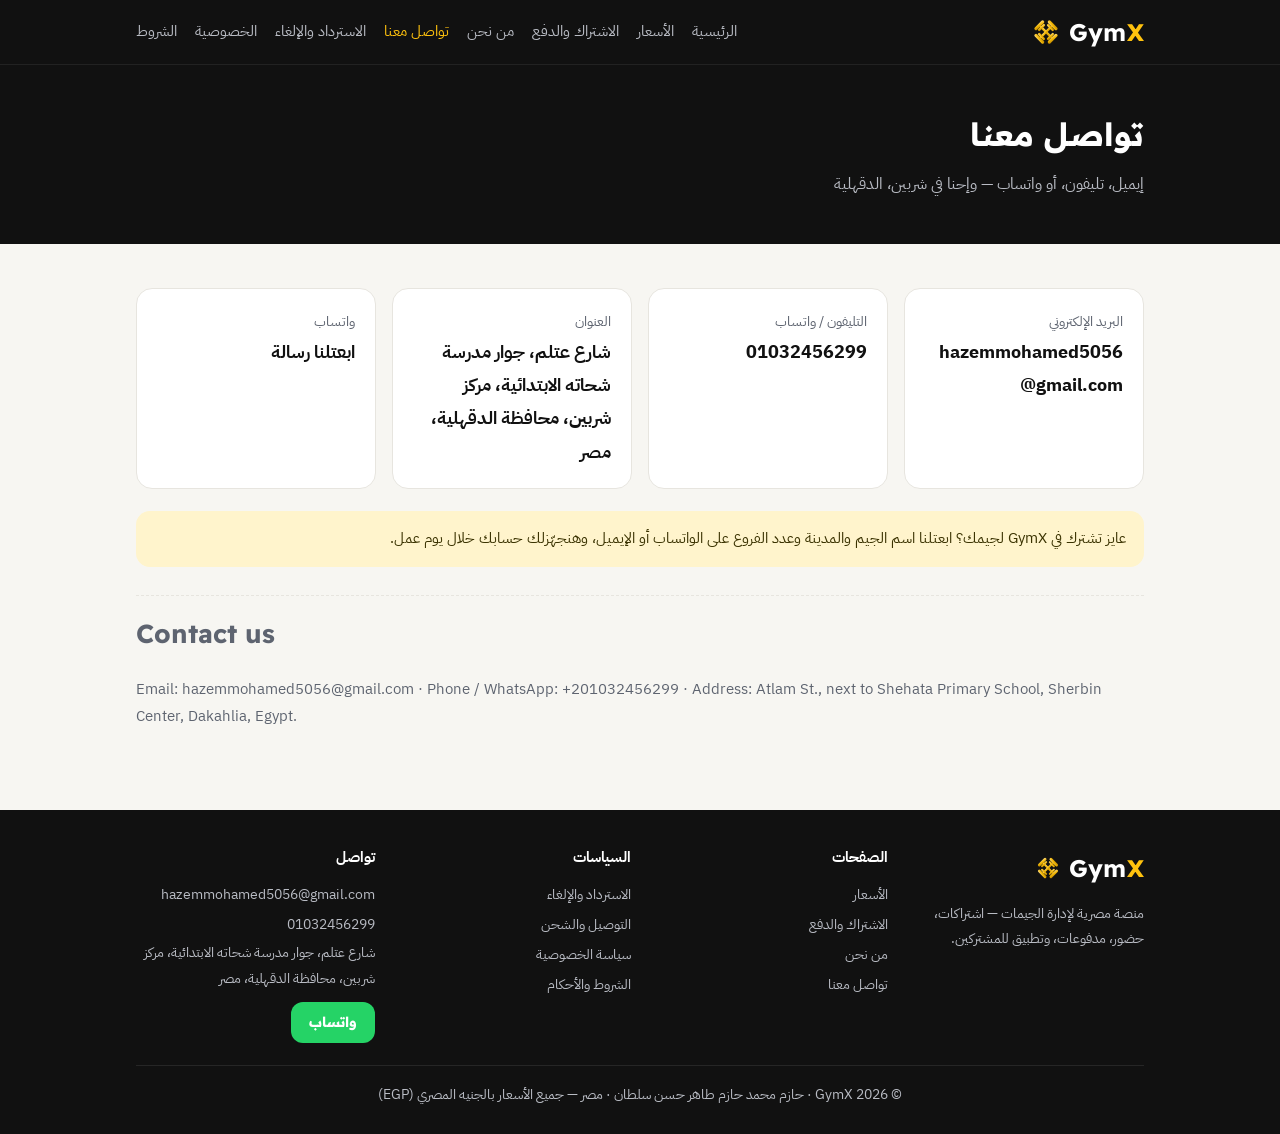
<file: contact.html>
<!doctype html>
<html lang="ar" dir="rtl">
<head>
<meta charset="utf-8">
<meta name="viewport" content="width=device-width,initial-scale=1">
<title>تواصل معنا — GymX</title>
<meta name="description" content="GymX منصة مصرية لإدارة الجيمات: اشتراكات، حضور، مدفوعات، تمرين وتغذية، متجر وبار، وتطبيق للمشتركين.">
<link rel="preconnect" href="https://fonts.googleapis.com"><link rel="preconnect" href="https://fonts.gstatic.com" crossorigin>
<link href="https://fonts.googleapis.com/css2?family=IBM+Plex+Sans+Arabic:wght@400;500;600;700&family=Readex+Pro:wght@500;600;700&display=swap" rel="stylesheet">
<link rel="icon" href="data:image/svg+xml,%3Csvg%20xmlns%3D%22http%3A%2F%2Fwww.w3.org%2F2000%2Fsvg%22%20width%3D%2264%22%20height%3D%2264%22%20viewBox%3D%220%200%20100%20100%22%20aria-hidden%3D%22true%22%3E%3Cdefs%3E%3ClinearGradient%20id%3D%22g64%22%20x1%3D%220%22%20y1%3D%220%22%20x2%3D%221%22%20y2%3D%221%22%3E%3Cstop%20offset%3D%220%22%20stop-color%3D%22%23FFE08A%22%2F%3E%3Cstop%20offset%3D%22.5%22%20stop-color%3D%22%23F2B705%22%2F%3E%3Cstop%20offset%3D%221%22%20stop-color%3D%22%23B98300%22%2F%3E%3C%2FlinearGradient%3E%3C%2Fdefs%3E%3Cg%20transform%3D%22rotate(45%2050%2050)%22%20fill%3D%22url(%23g64)%22%3E%3Crect%20x%3D%2222%22%20y%3D%2246%22%20width%3D%2256%22%20height%3D%228%22%20rx%3D%224%22%2F%3E%3Crect%20x%3D%2225%22%20y%3D%2235%22%20width%3D%228%22%20height%3D%2230%22%20rx%3D%224%22%2F%3E%3Crect%20x%3D%2267%22%20y%3D%2235%22%20width%3D%228%22%20height%3D%2230%22%20rx%3D%224%22%2F%3E%3Crect%20x%3D%2213%22%20y%3D%2229%22%20width%3D%2211%22%20height%3D%2242%22%20rx%3D%225.5%22%2F%3E%3Crect%20x%3D%2276%22%20y%3D%2229%22%20width%3D%2211%22%20height%3D%2242%22%20rx%3D%225.5%22%2F%3E%3C%2Fg%3E%3Cg%20transform%3D%22rotate(-45%2050%2050)%22%20fill%3D%22url(%23g64)%22%3E%3Crect%20x%3D%2222%22%20y%3D%2246%22%20width%3D%2256%22%20height%3D%228%22%20rx%3D%224%22%2F%3E%3Crect%20x%3D%2225%22%20y%3D%2235%22%20width%3D%228%22%20height%3D%2230%22%20rx%3D%224%22%2F%3E%3Crect%20x%3D%2267%22%20y%3D%2235%22%20width%3D%228%22%20height%3D%2230%22%20rx%3D%224%22%2F%3E%3Crect%20x%3D%2213%22%20y%3D%2229%22%20width%3D%2211%22%20height%3D%2242%22%20rx%3D%225.5%22%2F%3E%3Crect%20x%3D%2276%22%20y%3D%2229%22%20width%3D%2211%22%20height%3D%2242%22%20rx%3D%225.5%22%2F%3E%3C%2Fg%3E%3C%2Fsvg%3E">
<link rel="stylesheet" href="style.css?v=202611101550">
</head>
<body>
<header><div class="wrap">
<a class="brand" href="index.html" dir="ltr"><svg class="mark" width="30" height="30" viewBox="0 0 100 100" aria-hidden="true"><defs><linearGradient id="g30" x1="0" y1="0" x2="1" y2="1"><stop offset="0" stop-color="#FFE08A"/><stop offset=".5" stop-color="#F2B705"/><stop offset="1" stop-color="#B98300"/></linearGradient></defs><g transform="rotate(45 50 50)" fill="url(#g30)"><rect x="22" y="46" width="56" height="8" rx="4"/><rect x="25" y="35" width="8" height="30" rx="4"/><rect x="67" y="35" width="8" height="30" rx="4"/><rect x="13" y="29" width="11" height="42" rx="5.5"/><rect x="76" y="29" width="11" height="42" rx="5.5"/></g><g transform="rotate(-45 50 50)" fill="url(#g30)"><rect x="22" y="46" width="56" height="8" rx="4"/><rect x="25" y="35" width="8" height="30" rx="4"/><rect x="67" y="35" width="8" height="30" rx="4"/><rect x="13" y="29" width="11" height="42" rx="5.5"/><rect x="76" y="29" width="11" height="42" rx="5.5"/></g></svg><b>Gym<span>X</span></b></a>
<nav><a href="index.html">الرئيسية</a><a href="pricing.html">الأسعار</a><a href="checkout.html">الاشتراك والدفع</a><a href="about.html">من نحن</a><a href="contact.html" class="on">تواصل معنا</a><a href="refund.html">الاسترداد والإلغاء</a><a href="privacy.html">الخصوصية</a><a href="terms.html">الشروط</a></nav>
</div></header>
<div class="band"><div class="wrap"><h1>تواصل معنا</h1><p>إيميل، تليفون، أو واتساب — وإحنا في شربين، الدقهلية</p></div></div>
<div class="wrap"><section>
<div class="contact-grid">
<div class="contact-item"><div class="k">البريد الإلكتروني</div><div class="v"><a href="mailto:hazemmohamed5056@gmail.com">hazemmohamed5056@gmail.com</a></div></div>
<div class="contact-item"><div class="k">التليفون / واتساب</div><div class="v"><a href="tel:+201032456299"><span class="ltr">01032456299</span></a></div></div>
<div class="contact-item"><div class="k">العنوان</div><div class="v">شارع عتلم، جوار مدرسة شحاته الابتدائية، مركز شربين، محافظة الدقهلية، مصر</div></div>
<div class="contact-item"><div class="k">واتساب</div><div class="v"><a href="https://wa.me/201032456299">ابعتلنا رسالة</a></div></div>
</div>
<p class="note" style="margin-top:22px">عايز تشترك في GymX لجيمك؟ ابعتلنا اسم الجيم والمدينة وعدد الفروع على الواتساب أو الإيميل، وهنجهّزلك حسابك خلال يوم عمل.</p>
<div class="en"><h2>Contact us</h2><p>Email: hazemmohamed5056@gmail.com · Phone / WhatsApp: +201032456299 · Address: Atlam St., next to Shehata Primary School, Sherbin Center, Dakahlia, Egypt.</p></div>
</section></div>
<footer><div class="wrap">
<div class="cols">
<div><a class="brand" href="index.html" dir="ltr" style="margin-bottom:8px"><svg class="mark" width="26" height="26" viewBox="0 0 100 100" aria-hidden="true"><defs><linearGradient id="g26" x1="0" y1="0" x2="1" y2="1"><stop offset="0" stop-color="#FFE08A"/><stop offset=".5" stop-color="#F2B705"/><stop offset="1" stop-color="#B98300"/></linearGradient></defs><g transform="rotate(45 50 50)" fill="url(#g26)"><rect x="22" y="46" width="56" height="8" rx="4"/><rect x="25" y="35" width="8" height="30" rx="4"/><rect x="67" y="35" width="8" height="30" rx="4"/><rect x="13" y="29" width="11" height="42" rx="5.5"/><rect x="76" y="29" width="11" height="42" rx="5.5"/></g><g transform="rotate(-45 50 50)" fill="url(#g26)"><rect x="22" y="46" width="56" height="8" rx="4"/><rect x="25" y="35" width="8" height="30" rx="4"/><rect x="67" y="35" width="8" height="30" rx="4"/><rect x="13" y="29" width="11" height="42" rx="5.5"/><rect x="76" y="29" width="11" height="42" rx="5.5"/></g></svg><b>Gym<span>X</span></b></a><p style="margin:0">منصة مصرية لإدارة الجيمات — اشتراكات، حضور، مدفوعات، وتطبيق للمشتركين.</p></div>
<div><h4>الصفحات</h4><a href="pricing.html">الأسعار</a><a href="checkout.html">الاشتراك والدفع</a><a href="about.html">من نحن</a><a href="contact.html">تواصل معنا</a></div>
<div><h4>السياسات</h4><a href="refund.html">الاسترداد والإلغاء</a><a href="shipping.html">التوصيل والشحن</a><a href="privacy.html">سياسة الخصوصية</a><a href="terms.html">الشروط والأحكام</a></div>
<div><h4>تواصل</h4><a href="mailto:hazemmohamed5056@gmail.com">hazemmohamed5056@gmail.com</a><a href="tel:+201032456299"><span class="ltr">01032456299</span></a><span>شارع عتلم، جوار مدرسة شحاته الابتدائية، مركز شربين، محافظة الدقهلية، مصر</span><a class="btn wa" href="https://wa.me/201032456299" style="margin-top:10px">واتساب</a></div>
</div>
<div class="copy">© 2026 GymX · حازم محمد حازم طاهر حسن سلطان · مصر — جميع الأسعار بالجنيه المصري (EGP)</div>
</div></footer>
</body></html>
</file>
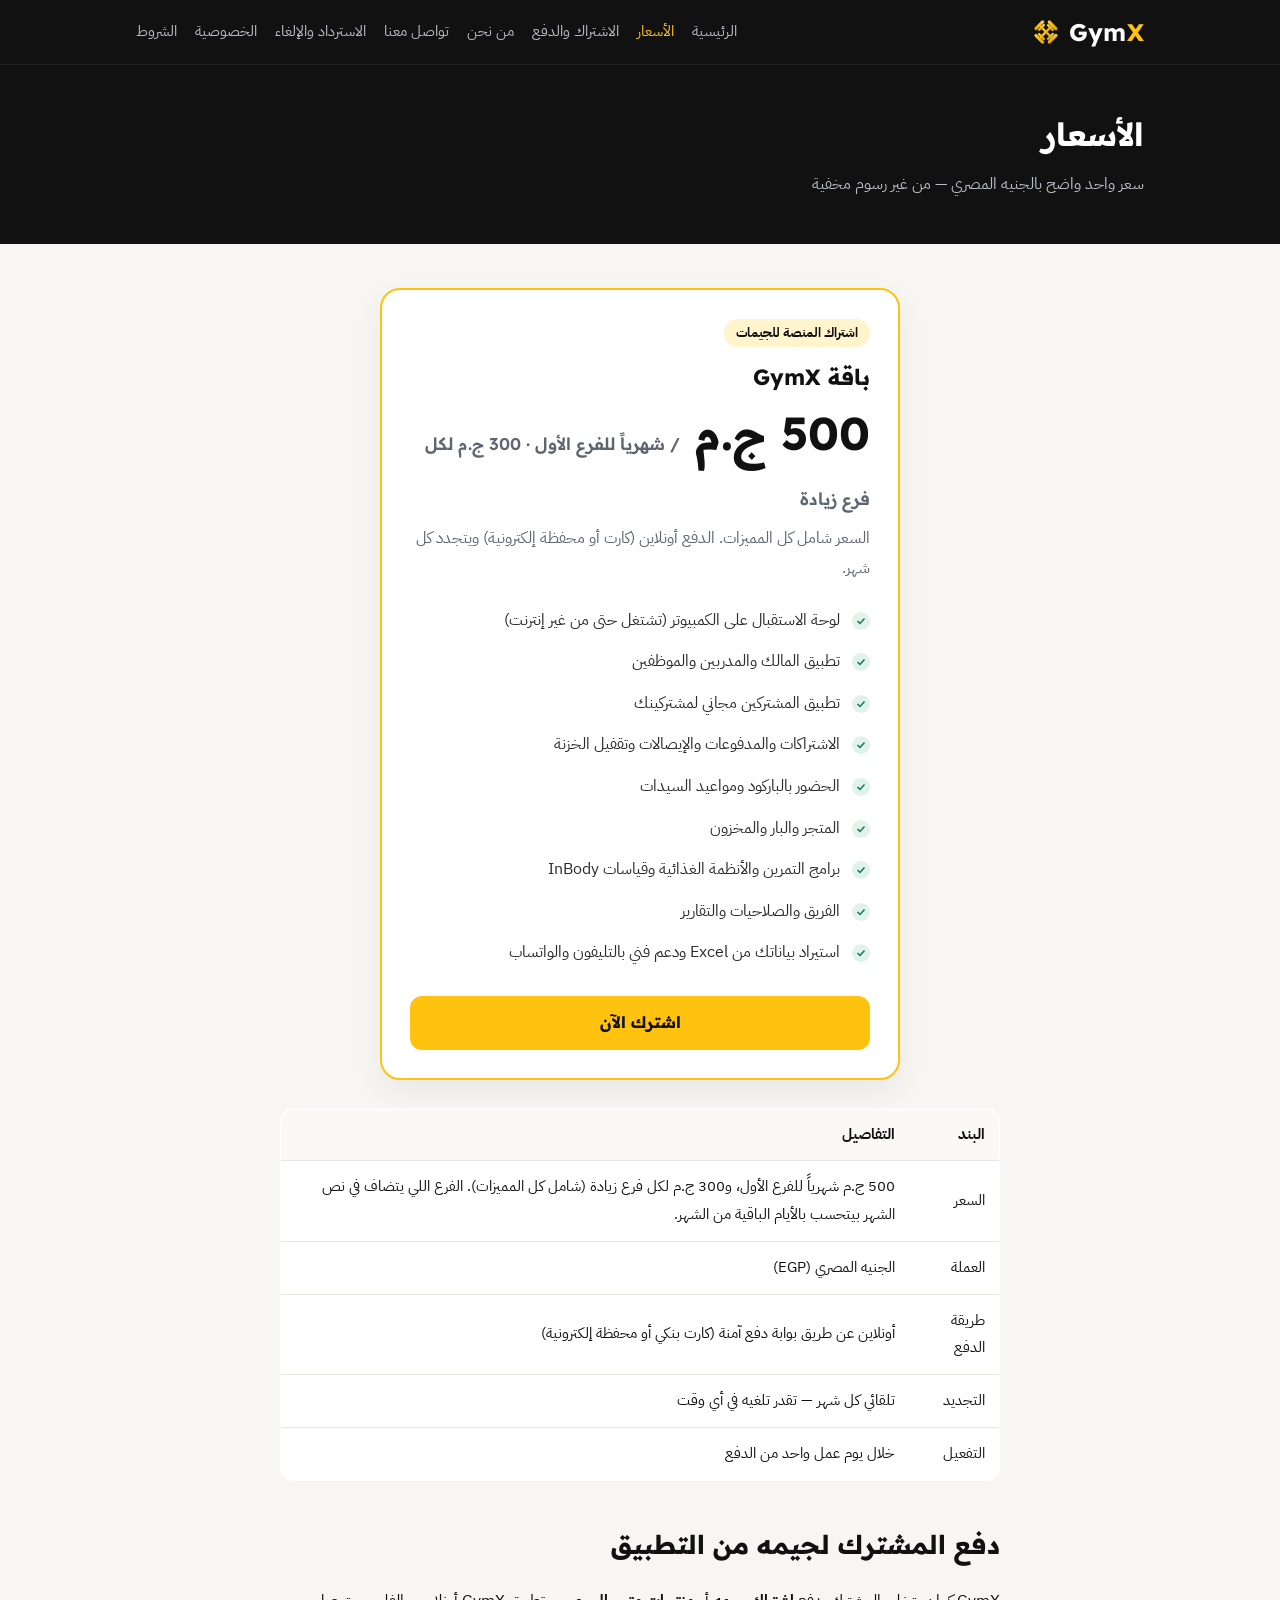
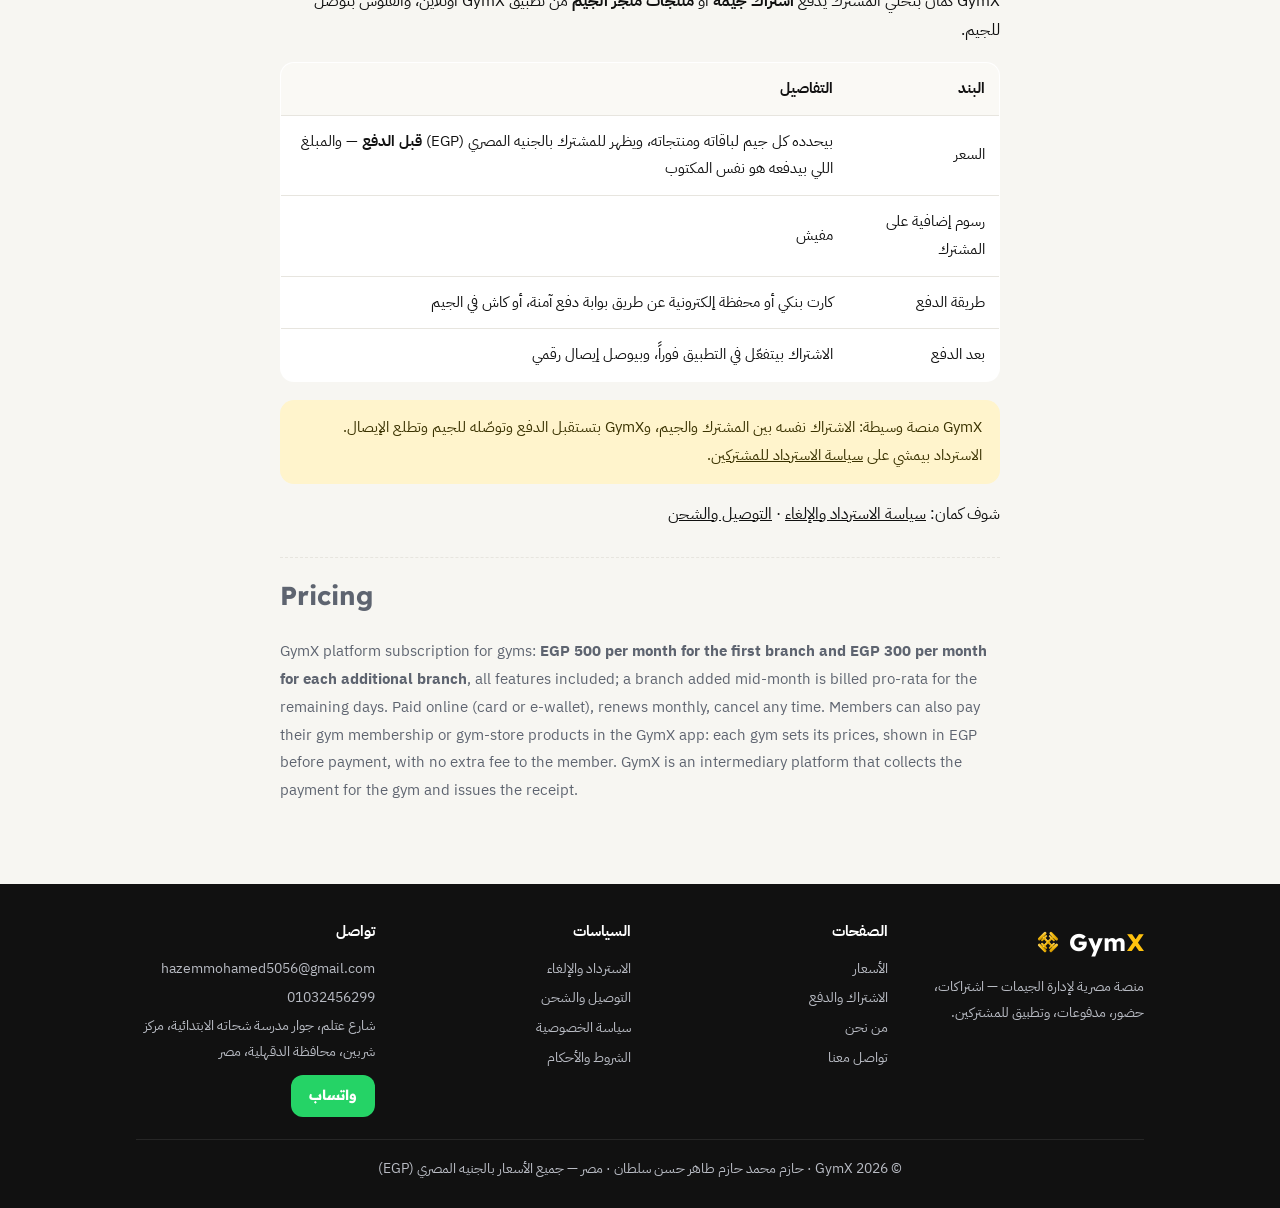
<file: pricing.html>
<!doctype html>
<html lang="ar" dir="rtl">
<head>
<meta charset="utf-8">
<meta name="viewport" content="width=device-width,initial-scale=1">
<title>الأسعار — GymX</title>
<meta name="description" content="GymX منصة مصرية لإدارة الجيمات: اشتراكات، حضور، مدفوعات، تمرين وتغذية، متجر وبار، وتطبيق للمشتركين.">
<link rel="preconnect" href="https://fonts.googleapis.com"><link rel="preconnect" href="https://fonts.gstatic.com" crossorigin>
<link href="https://fonts.googleapis.com/css2?family=IBM+Plex+Sans+Arabic:wght@400;500;600;700&family=Readex+Pro:wght@500;600;700&display=swap" rel="stylesheet">
<link rel="icon" href="data:image/svg+xml,%3Csvg%20xmlns%3D%22http%3A%2F%2Fwww.w3.org%2F2000%2Fsvg%22%20width%3D%2264%22%20height%3D%2264%22%20viewBox%3D%220%200%20100%20100%22%20aria-hidden%3D%22true%22%3E%3Cdefs%3E%3ClinearGradient%20id%3D%22g64%22%20x1%3D%220%22%20y1%3D%220%22%20x2%3D%221%22%20y2%3D%221%22%3E%3Cstop%20offset%3D%220%22%20stop-color%3D%22%23FFE08A%22%2F%3E%3Cstop%20offset%3D%22.5%22%20stop-color%3D%22%23F2B705%22%2F%3E%3Cstop%20offset%3D%221%22%20stop-color%3D%22%23B98300%22%2F%3E%3C%2FlinearGradient%3E%3C%2Fdefs%3E%3Cg%20transform%3D%22rotate(45%2050%2050)%22%20fill%3D%22url(%23g64)%22%3E%3Crect%20x%3D%2222%22%20y%3D%2246%22%20width%3D%2256%22%20height%3D%228%22%20rx%3D%224%22%2F%3E%3Crect%20x%3D%2225%22%20y%3D%2235%22%20width%3D%228%22%20height%3D%2230%22%20rx%3D%224%22%2F%3E%3Crect%20x%3D%2267%22%20y%3D%2235%22%20width%3D%228%22%20height%3D%2230%22%20rx%3D%224%22%2F%3E%3Crect%20x%3D%2213%22%20y%3D%2229%22%20width%3D%2211%22%20height%3D%2242%22%20rx%3D%225.5%22%2F%3E%3Crect%20x%3D%2276%22%20y%3D%2229%22%20width%3D%2211%22%20height%3D%2242%22%20rx%3D%225.5%22%2F%3E%3C%2Fg%3E%3Cg%20transform%3D%22rotate(-45%2050%2050)%22%20fill%3D%22url(%23g64)%22%3E%3Crect%20x%3D%2222%22%20y%3D%2246%22%20width%3D%2256%22%20height%3D%228%22%20rx%3D%224%22%2F%3E%3Crect%20x%3D%2225%22%20y%3D%2235%22%20width%3D%228%22%20height%3D%2230%22%20rx%3D%224%22%2F%3E%3Crect%20x%3D%2267%22%20y%3D%2235%22%20width%3D%228%22%20height%3D%2230%22%20rx%3D%224%22%2F%3E%3Crect%20x%3D%2213%22%20y%3D%2229%22%20width%3D%2211%22%20height%3D%2242%22%20rx%3D%225.5%22%2F%3E%3Crect%20x%3D%2276%22%20y%3D%2229%22%20width%3D%2211%22%20height%3D%2242%22%20rx%3D%225.5%22%2F%3E%3C%2Fg%3E%3C%2Fsvg%3E">
<link rel="stylesheet" href="style.css?v=202611101550">
</head>
<body>
<header><div class="wrap">
<a class="brand" href="index.html" dir="ltr"><svg class="mark" width="30" height="30" viewBox="0 0 100 100" aria-hidden="true"><defs><linearGradient id="g30" x1="0" y1="0" x2="1" y2="1"><stop offset="0" stop-color="#FFE08A"/><stop offset=".5" stop-color="#F2B705"/><stop offset="1" stop-color="#B98300"/></linearGradient></defs><g transform="rotate(45 50 50)" fill="url(#g30)"><rect x="22" y="46" width="56" height="8" rx="4"/><rect x="25" y="35" width="8" height="30" rx="4"/><rect x="67" y="35" width="8" height="30" rx="4"/><rect x="13" y="29" width="11" height="42" rx="5.5"/><rect x="76" y="29" width="11" height="42" rx="5.5"/></g><g transform="rotate(-45 50 50)" fill="url(#g30)"><rect x="22" y="46" width="56" height="8" rx="4"/><rect x="25" y="35" width="8" height="30" rx="4"/><rect x="67" y="35" width="8" height="30" rx="4"/><rect x="13" y="29" width="11" height="42" rx="5.5"/><rect x="76" y="29" width="11" height="42" rx="5.5"/></g></svg><b>Gym<span>X</span></b></a>
<nav><a href="index.html">الرئيسية</a><a href="pricing.html" class="on">الأسعار</a><a href="checkout.html">الاشتراك والدفع</a><a href="about.html">من نحن</a><a href="contact.html">تواصل معنا</a><a href="refund.html">الاسترداد والإلغاء</a><a href="privacy.html">الخصوصية</a><a href="terms.html">الشروط</a></nav>
</div></header>
<div class="band"><div class="wrap"><h1>الأسعار</h1><p>سعر واحد واضح بالجنيه المصري — من غير رسوم مخفية</p></div></div>
<div class="wrap"><section>
<div class="price-card">
<span class="tag">اشتراك المنصة للجيمات</span>
<h3>باقة GymX</h3>
<div class="price">500 ج.م <small>/ شهرياً للفرع الأول · 300 ج.م لكل فرع زيادة</small></div>
<p style="margin:0;color:var(--muted)">السعر شامل كل المميزات. الدفع أونلاين (كارت أو محفظة إلكترونية) ويتجدد كل شهر.</p>
<ul class="checks">
<li>لوحة الاستقبال على الكمبيوتر (تشتغل حتى من غير إنترنت)</li>
<li>تطبيق المالك والمدربين والموظفين</li>
<li>تطبيق المشتركين مجاني لمشتركينك</li>
<li>الاشتراكات والمدفوعات والإيصالات وتقفيل الخزنة</li>
<li>الحضور بالباركود ومواعيد السيدات</li>
<li>المتجر والبار والمخزون</li>
<li>برامج التمرين والأنظمة الغذائية وقياسات InBody</li>
<li>الفريق والصلاحيات والتقارير</li>
<li>استيراد بياناتك من Excel ودعم فني بالتليفون والواتساب</li>
</ul>
<a class="btn primary" href="checkout.html" style="display:block;text-align:center">اشترك الآن</a>
</div>
<div style="max-width:720px;margin:28px auto 0">
<table class="plain">
<tr><th>البند</th><th>التفاصيل</th></tr>
<tr><td>السعر</td><td>500 ج.م شهرياً للفرع الأول، و300 ج.م لكل فرع زيادة (شامل كل المميزات). الفرع اللي يتضاف في نص الشهر بيتحسب بالأيام الباقية من الشهر.</td></tr>
<tr><td>العملة</td><td>الجنيه المصري (EGP)</td></tr>
<tr><td>طريقة الدفع</td><td>أونلاين عن طريق بوابة دفع آمنة (كارت بنكي أو محفظة إلكترونية)</td></tr>
<tr><td>التجديد</td><td>تلقائي كل شهر — تقدر تلغيه في أي وقت</td></tr>
<tr><td>التفعيل</td><td>خلال يوم عمل واحد من الدفع</td></tr>
</table>
<h2 style="margin-top:40px">دفع المشترك لجيمه من التطبيق</h2>
<p>GymX كمان بتخلي المشترك يدفع <strong>اشتراك جيمه</strong> أو <strong>منتجات متجر الجيم</strong> من تطبيق GymX أونلاين، والفلوس بتوصل للجيم.</p>
<table class="plain">
<tr><th>البند</th><th>التفاصيل</th></tr>
<tr><td>السعر</td><td>بيحدده كل جيم لباقاته ومنتجاته، ويظهر للمشترك بالجنيه المصري (EGP) <strong>قبل الدفع</strong> — والمبلغ اللي بيدفعه هو نفس المكتوب</td></tr>
<tr><td>رسوم إضافية على المشترك</td><td>مفيش</td></tr>
<tr><td>طريقة الدفع</td><td>كارت بنكي أو محفظة إلكترونية عن طريق بوابة دفع آمنة، أو كاش في الجيم</td></tr>
<tr><td>بعد الدفع</td><td>الاشتراك بيتفعّل في التطبيق فوراً، وبيوصل إيصال رقمي</td></tr>
</table>
<p class="note" style="margin-top:18px">GymX منصة وسيطة: الاشتراك نفسه بين المشترك والجيم، وGymX بتستقبل الدفع وتوصّله للجيم وتطلع الإيصال. الاسترداد بيمشي على <a href="refund.html#members">سياسة الاسترداد للمشتركين</a>.</p>
<p>شوف كمان: <a href="refund.html">سياسة الاسترداد والإلغاء</a> · <a href="shipping.html">التوصيل والشحن</a></p>
</div>
<div class="en" style="max-width:720px;margin-inline:auto">
<h2>Pricing</h2>
<p>GymX platform subscription for gyms: <strong>EGP 500 per month for the first branch and EGP 300 per month for each additional branch</strong>, all features included; a branch added mid-month is billed pro-rata for the remaining days. Paid online (card or e-wallet), renews monthly, cancel any time. Members can also pay their gym membership or gym-store products in the GymX app: each gym sets its prices, shown in EGP before payment, with no extra fee to the member. GymX is an intermediary platform that collects the payment for the gym and issues the receipt.</p>
</div>
</section></div>
<footer><div class="wrap">
<div class="cols">
<div><a class="brand" href="index.html" dir="ltr" style="margin-bottom:8px"><svg class="mark" width="26" height="26" viewBox="0 0 100 100" aria-hidden="true"><defs><linearGradient id="g26" x1="0" y1="0" x2="1" y2="1"><stop offset="0" stop-color="#FFE08A"/><stop offset=".5" stop-color="#F2B705"/><stop offset="1" stop-color="#B98300"/></linearGradient></defs><g transform="rotate(45 50 50)" fill="url(#g26)"><rect x="22" y="46" width="56" height="8" rx="4"/><rect x="25" y="35" width="8" height="30" rx="4"/><rect x="67" y="35" width="8" height="30" rx="4"/><rect x="13" y="29" width="11" height="42" rx="5.5"/><rect x="76" y="29" width="11" height="42" rx="5.5"/></g><g transform="rotate(-45 50 50)" fill="url(#g26)"><rect x="22" y="46" width="56" height="8" rx="4"/><rect x="25" y="35" width="8" height="30" rx="4"/><rect x="67" y="35" width="8" height="30" rx="4"/><rect x="13" y="29" width="11" height="42" rx="5.5"/><rect x="76" y="29" width="11" height="42" rx="5.5"/></g></svg><b>Gym<span>X</span></b></a><p style="margin:0">منصة مصرية لإدارة الجيمات — اشتراكات، حضور، مدفوعات، وتطبيق للمشتركين.</p></div>
<div><h4>الصفحات</h4><a href="pricing.html">الأسعار</a><a href="checkout.html">الاشتراك والدفع</a><a href="about.html">من نحن</a><a href="contact.html">تواصل معنا</a></div>
<div><h4>السياسات</h4><a href="refund.html">الاسترداد والإلغاء</a><a href="shipping.html">التوصيل والشحن</a><a href="privacy.html">سياسة الخصوصية</a><a href="terms.html">الشروط والأحكام</a></div>
<div><h4>تواصل</h4><a href="mailto:hazemmohamed5056@gmail.com">hazemmohamed5056@gmail.com</a><a href="tel:+201032456299"><span class="ltr">01032456299</span></a><span>شارع عتلم، جوار مدرسة شحاته الابتدائية، مركز شربين، محافظة الدقهلية، مصر</span><a class="btn wa" href="https://wa.me/201032456299" style="margin-top:10px">واتساب</a></div>
</div>
<div class="copy">© 2026 GymX · حازم محمد حازم طاهر حسن سلطان · مصر — جميع الأسعار بالجنيه المصري (EGP)</div>
</div></footer>
</body></html>
</file>
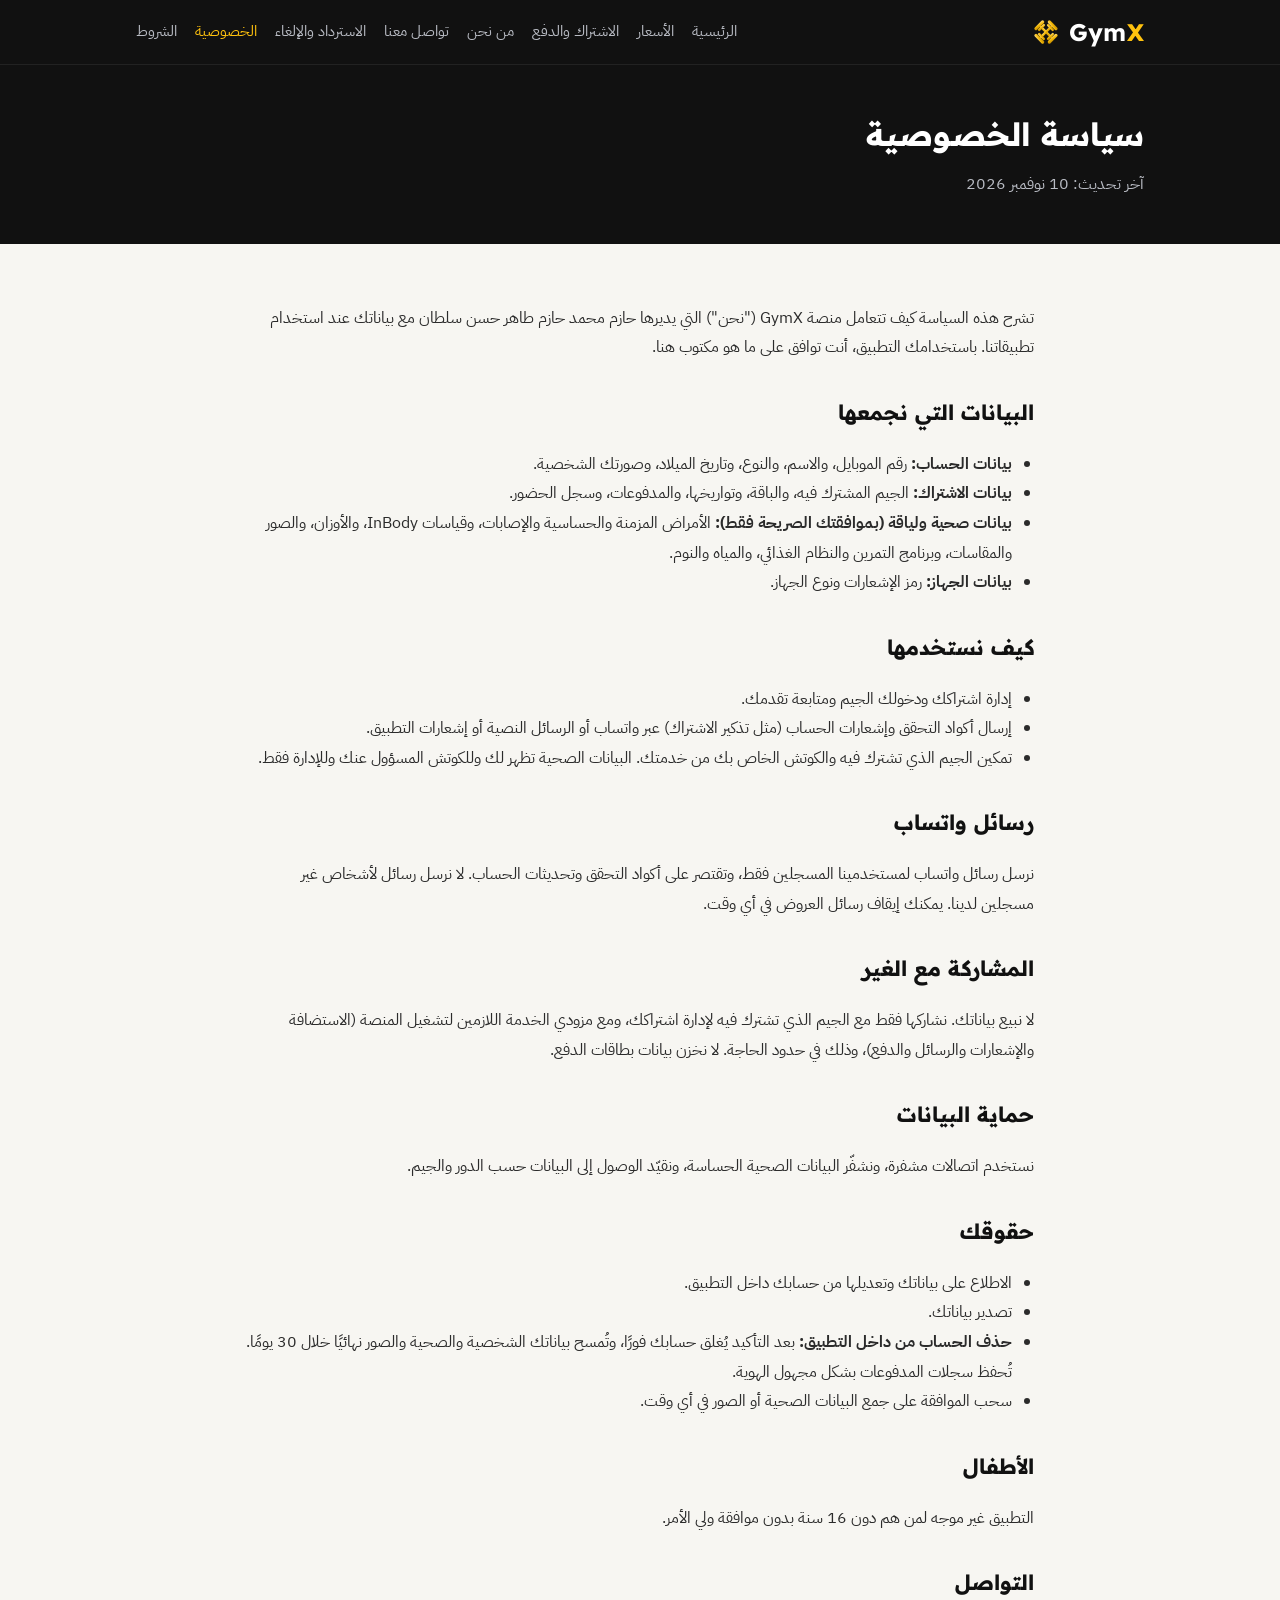
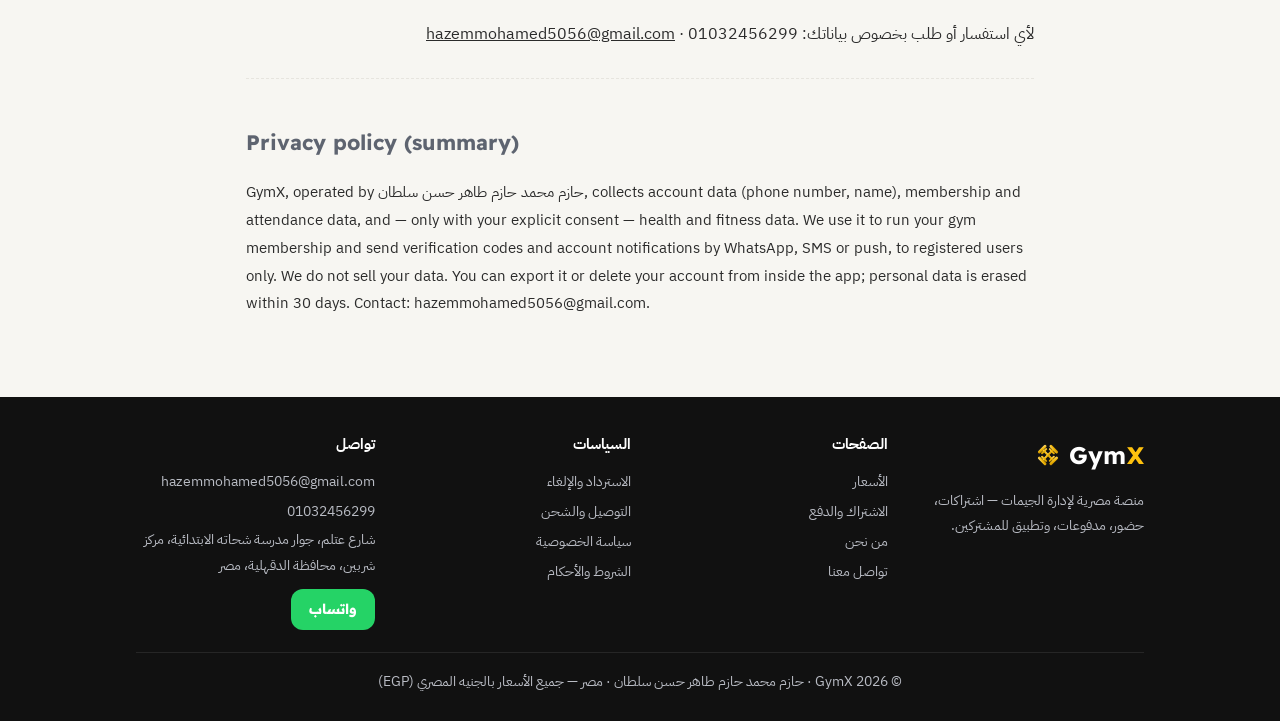
<file: privacy.html>
<!doctype html>
<html lang="ar" dir="rtl">
<head>
<meta charset="utf-8">
<meta name="viewport" content="width=device-width,initial-scale=1">
<title>سياسة الخصوصية — GymX</title>
<meta name="description" content="GymX منصة مصرية لإدارة الجيمات: اشتراكات، حضور، مدفوعات، تمرين وتغذية، متجر وبار، وتطبيق للمشتركين.">
<link rel="preconnect" href="https://fonts.googleapis.com"><link rel="preconnect" href="https://fonts.gstatic.com" crossorigin>
<link href="https://fonts.googleapis.com/css2?family=IBM+Plex+Sans+Arabic:wght@400;500;600;700&family=Readex+Pro:wght@500;600;700&display=swap" rel="stylesheet">
<link rel="icon" href="data:image/svg+xml,%3Csvg%20xmlns%3D%22http%3A%2F%2Fwww.w3.org%2F2000%2Fsvg%22%20width%3D%2264%22%20height%3D%2264%22%20viewBox%3D%220%200%20100%20100%22%20aria-hidden%3D%22true%22%3E%3Cdefs%3E%3ClinearGradient%20id%3D%22g64%22%20x1%3D%220%22%20y1%3D%220%22%20x2%3D%221%22%20y2%3D%221%22%3E%3Cstop%20offset%3D%220%22%20stop-color%3D%22%23FFE08A%22%2F%3E%3Cstop%20offset%3D%22.5%22%20stop-color%3D%22%23F2B705%22%2F%3E%3Cstop%20offset%3D%221%22%20stop-color%3D%22%23B98300%22%2F%3E%3C%2FlinearGradient%3E%3C%2Fdefs%3E%3Cg%20transform%3D%22rotate(45%2050%2050)%22%20fill%3D%22url(%23g64)%22%3E%3Crect%20x%3D%2222%22%20y%3D%2246%22%20width%3D%2256%22%20height%3D%228%22%20rx%3D%224%22%2F%3E%3Crect%20x%3D%2225%22%20y%3D%2235%22%20width%3D%228%22%20height%3D%2230%22%20rx%3D%224%22%2F%3E%3Crect%20x%3D%2267%22%20y%3D%2235%22%20width%3D%228%22%20height%3D%2230%22%20rx%3D%224%22%2F%3E%3Crect%20x%3D%2213%22%20y%3D%2229%22%20width%3D%2211%22%20height%3D%2242%22%20rx%3D%225.5%22%2F%3E%3Crect%20x%3D%2276%22%20y%3D%2229%22%20width%3D%2211%22%20height%3D%2242%22%20rx%3D%225.5%22%2F%3E%3C%2Fg%3E%3Cg%20transform%3D%22rotate(-45%2050%2050)%22%20fill%3D%22url(%23g64)%22%3E%3Crect%20x%3D%2222%22%20y%3D%2246%22%20width%3D%2256%22%20height%3D%228%22%20rx%3D%224%22%2F%3E%3Crect%20x%3D%2225%22%20y%3D%2235%22%20width%3D%228%22%20height%3D%2230%22%20rx%3D%224%22%2F%3E%3Crect%20x%3D%2267%22%20y%3D%2235%22%20width%3D%228%22%20height%3D%2230%22%20rx%3D%224%22%2F%3E%3Crect%20x%3D%2213%22%20y%3D%2229%22%20width%3D%2211%22%20height%3D%2242%22%20rx%3D%225.5%22%2F%3E%3Crect%20x%3D%2276%22%20y%3D%2229%22%20width%3D%2211%22%20height%3D%2242%22%20rx%3D%225.5%22%2F%3E%3C%2Fg%3E%3C%2Fsvg%3E">
<link rel="stylesheet" href="style.css?v=202611101550">
</head>
<body>
<header><div class="wrap">
<a class="brand" href="index.html" dir="ltr"><svg class="mark" width="30" height="30" viewBox="0 0 100 100" aria-hidden="true"><defs><linearGradient id="g30" x1="0" y1="0" x2="1" y2="1"><stop offset="0" stop-color="#FFE08A"/><stop offset=".5" stop-color="#F2B705"/><stop offset="1" stop-color="#B98300"/></linearGradient></defs><g transform="rotate(45 50 50)" fill="url(#g30)"><rect x="22" y="46" width="56" height="8" rx="4"/><rect x="25" y="35" width="8" height="30" rx="4"/><rect x="67" y="35" width="8" height="30" rx="4"/><rect x="13" y="29" width="11" height="42" rx="5.5"/><rect x="76" y="29" width="11" height="42" rx="5.5"/></g><g transform="rotate(-45 50 50)" fill="url(#g30)"><rect x="22" y="46" width="56" height="8" rx="4"/><rect x="25" y="35" width="8" height="30" rx="4"/><rect x="67" y="35" width="8" height="30" rx="4"/><rect x="13" y="29" width="11" height="42" rx="5.5"/><rect x="76" y="29" width="11" height="42" rx="5.5"/></g></svg><b>Gym<span>X</span></b></a>
<nav><a href="index.html">الرئيسية</a><a href="pricing.html">الأسعار</a><a href="checkout.html">الاشتراك والدفع</a><a href="about.html">من نحن</a><a href="contact.html">تواصل معنا</a><a href="refund.html">الاسترداد والإلغاء</a><a href="privacy.html" class="on">الخصوصية</a><a href="terms.html">الشروط</a></nav>
</div></header>
<div class="band"><div class="wrap"><h1>سياسة الخصوصية</h1><p>آخر تحديث: 10 نوفمبر 2026</p></div></div><div class="wrap doc"><section>
<p>تشرح هذه السياسة كيف تتعامل منصة GymX ("نحن") التي يديرها حازم محمد حازم طاهر حسن سلطان مع بياناتك عند استخدام تطبيقاتنا. باستخدامك التطبيق، أنت توافق على ما هو مكتوب هنا.</p>

<h2>البيانات التي نجمعها</h2>
<ul>
<li><strong>بيانات الحساب:</strong> رقم الموبايل، والاسم، والنوع، وتاريخ الميلاد، وصورتك الشخصية.</li>
<li><strong>بيانات الاشتراك:</strong> الجيم المشترك فيه، والباقة، وتواريخها، والمدفوعات، وسجل الحضور.</li>
<li><strong>بيانات صحية ولياقة (بموافقتك الصريحة فقط):</strong> الأمراض المزمنة والحساسية والإصابات، وقياسات InBody، والأوزان، والصور والمقاسات، وبرنامج التمرين والنظام الغذائي، والمياه والنوم.</li>
<li><strong>بيانات الجهاز:</strong> رمز الإشعارات ونوع الجهاز.</li>
</ul>

<h2>كيف نستخدمها</h2>
<ul>
<li>إدارة اشتراكك ودخولك الجيم ومتابعة تقدمك.</li>
<li>إرسال أكواد التحقق وإشعارات الحساب (مثل تذكير الاشتراك) عبر واتساب أو الرسائل النصية أو إشعارات التطبيق.</li>
<li>تمكين الجيم الذي تشترك فيه والكوتش الخاص بك من خدمتك. البيانات الصحية تظهر لك وللكوتش المسؤول عنك وللإدارة فقط.</li>
</ul>

<h2>رسائل واتساب</h2>
<p>نرسل رسائل واتساب لمستخدمينا المسجلين فقط، وتقتصر على أكواد التحقق وتحديثات الحساب. لا نرسل رسائل لأشخاص غير مسجلين لدينا. يمكنك إيقاف رسائل العروض في أي وقت.</p>

<h2>المشاركة مع الغير</h2>
<p>لا نبيع بياناتك. نشاركها فقط مع الجيم الذي تشترك فيه لإدارة اشتراكك، ومع مزودي الخدمة اللازمين لتشغيل المنصة (الاستضافة والإشعارات والرسائل والدفع)، وذلك في حدود الحاجة. لا نخزن بيانات بطاقات الدفع.</p>

<h2>حماية البيانات</h2>
<p>نستخدم اتصالات مشفرة، ونشفّر البيانات الصحية الحساسة، ونقيّد الوصول إلى البيانات حسب الدور والجيم.</p>

<h2>حقوقك</h2>
<ul>
<li>الاطلاع على بياناتك وتعديلها من حسابك داخل التطبيق.</li>
<li>تصدير بياناتك.</li>
<li><strong>حذف الحساب من داخل التطبيق:</strong> بعد التأكيد يُغلق حسابك فورًا، وتُمسح بياناتك الشخصية والصحية والصور نهائيًا خلال 30 يومًا. تُحفظ سجلات المدفوعات بشكل مجهول الهوية.</li>
<li>سحب الموافقة على جمع البيانات الصحية أو الصور في أي وقت.</li>
</ul>

<h2>الأطفال</h2>
<p>التطبيق غير موجه لمن هم دون 16 سنة بدون موافقة ولي الأمر.</p>

<h2>التواصل</h2>
<p>لأي استفسار أو طلب بخصوص بياناتك: <a href="mailto:hazemmohamed5056@gmail.com">hazemmohamed5056@gmail.com</a> · 01032456299</p>

<div class="en">
<h2>Privacy policy (summary)</h2>
<p>GymX, operated by حازم محمد حازم طاهر حسن سلطان, collects account data (phone number, name), membership and attendance data, and — only with your explicit consent — health and fitness data. We use it to run your gym membership and send verification codes and account notifications by WhatsApp, SMS or push, to registered users only. We do not sell your data. You can export it or delete your account from inside the app; personal data is erased within 30 days. Contact: hazemmohamed5056@gmail.com.</p>
</div>
</section></div>
<footer><div class="wrap">
<div class="cols">
<div><a class="brand" href="index.html" dir="ltr" style="margin-bottom:8px"><svg class="mark" width="26" height="26" viewBox="0 0 100 100" aria-hidden="true"><defs><linearGradient id="g26" x1="0" y1="0" x2="1" y2="1"><stop offset="0" stop-color="#FFE08A"/><stop offset=".5" stop-color="#F2B705"/><stop offset="1" stop-color="#B98300"/></linearGradient></defs><g transform="rotate(45 50 50)" fill="url(#g26)"><rect x="22" y="46" width="56" height="8" rx="4"/><rect x="25" y="35" width="8" height="30" rx="4"/><rect x="67" y="35" width="8" height="30" rx="4"/><rect x="13" y="29" width="11" height="42" rx="5.5"/><rect x="76" y="29" width="11" height="42" rx="5.5"/></g><g transform="rotate(-45 50 50)" fill="url(#g26)"><rect x="22" y="46" width="56" height="8" rx="4"/><rect x="25" y="35" width="8" height="30" rx="4"/><rect x="67" y="35" width="8" height="30" rx="4"/><rect x="13" y="29" width="11" height="42" rx="5.5"/><rect x="76" y="29" width="11" height="42" rx="5.5"/></g></svg><b>Gym<span>X</span></b></a><p style="margin:0">منصة مصرية لإدارة الجيمات — اشتراكات، حضور، مدفوعات، وتطبيق للمشتركين.</p></div>
<div><h4>الصفحات</h4><a href="pricing.html">الأسعار</a><a href="checkout.html">الاشتراك والدفع</a><a href="about.html">من نحن</a><a href="contact.html">تواصل معنا</a></div>
<div><h4>السياسات</h4><a href="refund.html">الاسترداد والإلغاء</a><a href="shipping.html">التوصيل والشحن</a><a href="privacy.html">سياسة الخصوصية</a><a href="terms.html">الشروط والأحكام</a></div>
<div><h4>تواصل</h4><a href="mailto:hazemmohamed5056@gmail.com">hazemmohamed5056@gmail.com</a><a href="tel:+201032456299"><span class="ltr">01032456299</span></a><span>شارع عتلم، جوار مدرسة شحاته الابتدائية، مركز شربين، محافظة الدقهلية، مصر</span><a class="btn wa" href="https://wa.me/201032456299" style="margin-top:10px">واتساب</a></div>
</div>
<div class="copy">© 2026 GymX · حازم محمد حازم طاهر حسن سلطان · مصر — جميع الأسعار بالجنيه المصري (EGP)</div>
</div></footer>
</body></html>
</file>
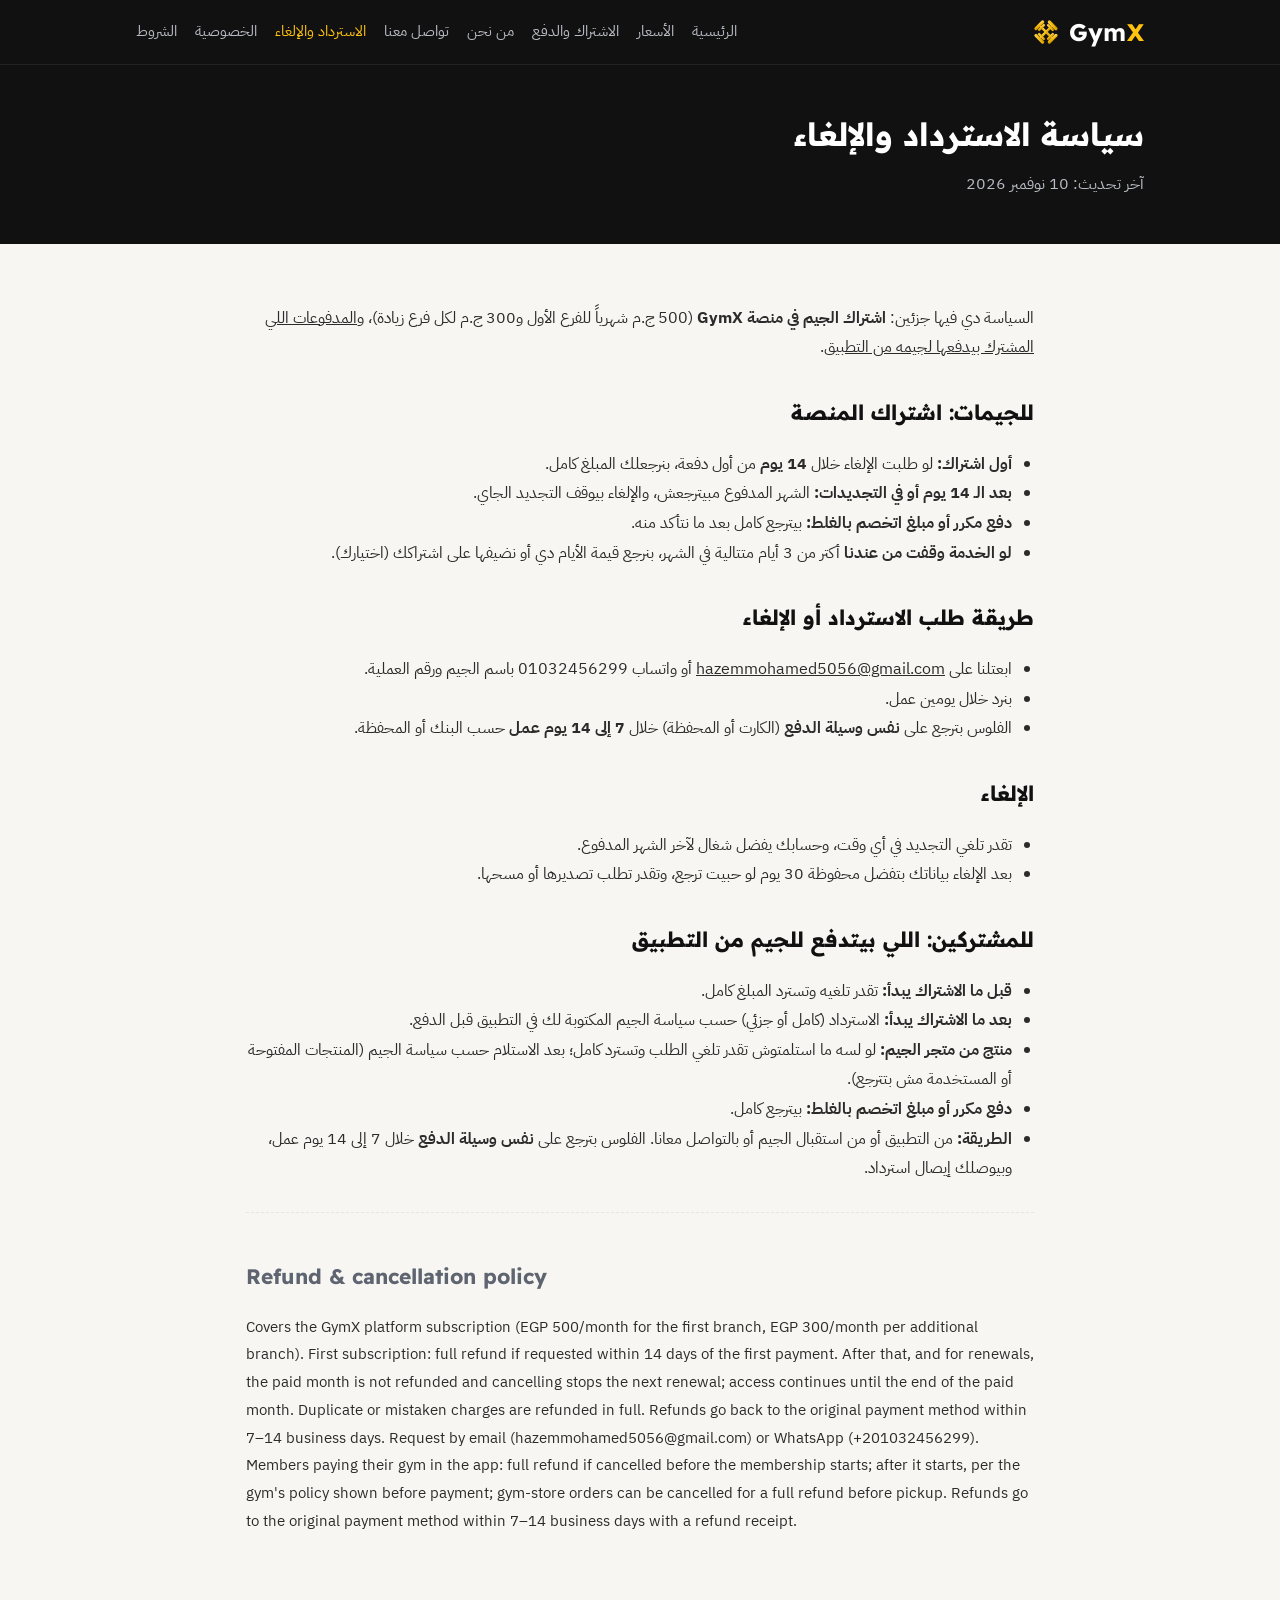
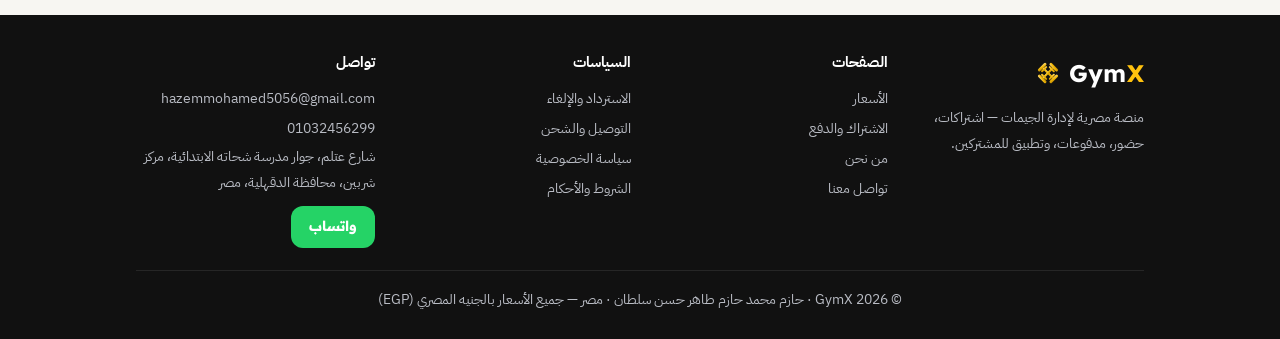
<file: refund.html>
<!doctype html>
<html lang="ar" dir="rtl">
<head>
<meta charset="utf-8">
<meta name="viewport" content="width=device-width,initial-scale=1">
<title>سياسة الاسترداد والإلغاء — GymX</title>
<meta name="description" content="GymX منصة مصرية لإدارة الجيمات: اشتراكات، حضور، مدفوعات، تمرين وتغذية، متجر وبار، وتطبيق للمشتركين.">
<link rel="preconnect" href="https://fonts.googleapis.com"><link rel="preconnect" href="https://fonts.gstatic.com" crossorigin>
<link href="https://fonts.googleapis.com/css2?family=IBM+Plex+Sans+Arabic:wght@400;500;600;700&family=Readex+Pro:wght@500;600;700&display=swap" rel="stylesheet">
<link rel="icon" href="data:image/svg+xml,%3Csvg%20xmlns%3D%22http%3A%2F%2Fwww.w3.org%2F2000%2Fsvg%22%20width%3D%2264%22%20height%3D%2264%22%20viewBox%3D%220%200%20100%20100%22%20aria-hidden%3D%22true%22%3E%3Cdefs%3E%3ClinearGradient%20id%3D%22g64%22%20x1%3D%220%22%20y1%3D%220%22%20x2%3D%221%22%20y2%3D%221%22%3E%3Cstop%20offset%3D%220%22%20stop-color%3D%22%23FFE08A%22%2F%3E%3Cstop%20offset%3D%22.5%22%20stop-color%3D%22%23F2B705%22%2F%3E%3Cstop%20offset%3D%221%22%20stop-color%3D%22%23B98300%22%2F%3E%3C%2FlinearGradient%3E%3C%2Fdefs%3E%3Cg%20transform%3D%22rotate(45%2050%2050)%22%20fill%3D%22url(%23g64)%22%3E%3Crect%20x%3D%2222%22%20y%3D%2246%22%20width%3D%2256%22%20height%3D%228%22%20rx%3D%224%22%2F%3E%3Crect%20x%3D%2225%22%20y%3D%2235%22%20width%3D%228%22%20height%3D%2230%22%20rx%3D%224%22%2F%3E%3Crect%20x%3D%2267%22%20y%3D%2235%22%20width%3D%228%22%20height%3D%2230%22%20rx%3D%224%22%2F%3E%3Crect%20x%3D%2213%22%20y%3D%2229%22%20width%3D%2211%22%20height%3D%2242%22%20rx%3D%225.5%22%2F%3E%3Crect%20x%3D%2276%22%20y%3D%2229%22%20width%3D%2211%22%20height%3D%2242%22%20rx%3D%225.5%22%2F%3E%3C%2Fg%3E%3Cg%20transform%3D%22rotate(-45%2050%2050)%22%20fill%3D%22url(%23g64)%22%3E%3Crect%20x%3D%2222%22%20y%3D%2246%22%20width%3D%2256%22%20height%3D%228%22%20rx%3D%224%22%2F%3E%3Crect%20x%3D%2225%22%20y%3D%2235%22%20width%3D%228%22%20height%3D%2230%22%20rx%3D%224%22%2F%3E%3Crect%20x%3D%2267%22%20y%3D%2235%22%20width%3D%228%22%20height%3D%2230%22%20rx%3D%224%22%2F%3E%3Crect%20x%3D%2213%22%20y%3D%2229%22%20width%3D%2211%22%20height%3D%2242%22%20rx%3D%225.5%22%2F%3E%3Crect%20x%3D%2276%22%20y%3D%2229%22%20width%3D%2211%22%20height%3D%2242%22%20rx%3D%225.5%22%2F%3E%3C%2Fg%3E%3C%2Fsvg%3E">
<link rel="stylesheet" href="style.css?v=202611101550">
</head>
<body>
<header><div class="wrap">
<a class="brand" href="index.html" dir="ltr"><svg class="mark" width="30" height="30" viewBox="0 0 100 100" aria-hidden="true"><defs><linearGradient id="g30" x1="0" y1="0" x2="1" y2="1"><stop offset="0" stop-color="#FFE08A"/><stop offset=".5" stop-color="#F2B705"/><stop offset="1" stop-color="#B98300"/></linearGradient></defs><g transform="rotate(45 50 50)" fill="url(#g30)"><rect x="22" y="46" width="56" height="8" rx="4"/><rect x="25" y="35" width="8" height="30" rx="4"/><rect x="67" y="35" width="8" height="30" rx="4"/><rect x="13" y="29" width="11" height="42" rx="5.5"/><rect x="76" y="29" width="11" height="42" rx="5.5"/></g><g transform="rotate(-45 50 50)" fill="url(#g30)"><rect x="22" y="46" width="56" height="8" rx="4"/><rect x="25" y="35" width="8" height="30" rx="4"/><rect x="67" y="35" width="8" height="30" rx="4"/><rect x="13" y="29" width="11" height="42" rx="5.5"/><rect x="76" y="29" width="11" height="42" rx="5.5"/></g></svg><b>Gym<span>X</span></b></a>
<nav><a href="index.html">الرئيسية</a><a href="pricing.html">الأسعار</a><a href="checkout.html">الاشتراك والدفع</a><a href="about.html">من نحن</a><a href="contact.html">تواصل معنا</a><a href="refund.html" class="on">الاسترداد والإلغاء</a><a href="privacy.html">الخصوصية</a><a href="terms.html">الشروط</a></nav>
</div></header>
<div class="band"><div class="wrap"><h1>سياسة الاسترداد والإلغاء</h1><p>آخر تحديث: 10 نوفمبر 2026</p></div></div>
<div class="wrap doc"><section>
<p>السياسة دي فيها جزئين: <strong>اشتراك الجيم في منصة GymX</strong> (500 ج.م شهرياً للفرع الأول و300 ج.م لكل فرع زيادة)، و<a href="#members">المدفوعات اللي المشترك بيدفعها لجيمه من التطبيق</a>.</p>
<h2>للجيمات: اشتراك المنصة</h2>
<ul>
<li><strong>أول اشتراك:</strong> لو طلبت الإلغاء خلال <strong>14 يوم</strong> من أول دفعة، بنرجعلك المبلغ كامل.</li>
<li><strong>بعد الـ 14 يوم أو في التجديدات:</strong> الشهر المدفوع مبيترجعش، والإلغاء بيوقف التجديد الجاي.</li>
<li><strong>دفع مكرر أو مبلغ اتخصم بالغلط:</strong> بيترجع كامل بعد ما نتأكد منه.</li>
<li><strong>لو الخدمة وقفت من عندنا</strong> أكتر من 3 أيام متتالية في الشهر، بنرجع قيمة الأيام دي أو نضيفها على اشتراكك (اختيارك).</li>
</ul>
<h2>طريقة طلب الاسترداد أو الإلغاء</h2>
<ul>
<li>ابعتلنا على <a href="mailto:hazemmohamed5056@gmail.com">hazemmohamed5056@gmail.com</a> أو واتساب <span class="ltr">01032456299</span> باسم الجيم ورقم العملية.</li>
<li>بنرد خلال يومين عمل.</li>
<li>الفلوس بترجع على <strong>نفس وسيلة الدفع</strong> (الكارت أو المحفظة) خلال <strong>7 إلى 14 يوم عمل</strong> حسب البنك أو المحفظة.</li>
</ul>
<h2>الإلغاء</h2>
<ul>
<li>تقدر تلغي التجديد في أي وقت، وحسابك يفضل شغال لآخر الشهر المدفوع.</li>
<li>بعد الإلغاء بياناتك بتفضل محفوظة 30 يوم لو حبيت ترجع، وتقدر تطلب تصديرها أو مسحها.</li>
</ul>
<h2 id="members">للمشتركين: اللي بيتدفع للجيم من التطبيق</h2>
<ul>
<li><strong>قبل ما الاشتراك يبدأ:</strong> تقدر تلغيه وتسترد المبلغ كامل.</li>
<li><strong>بعد ما الاشتراك يبدأ:</strong> الاسترداد (كامل أو جزئي) حسب سياسة الجيم المكتوبة لك في التطبيق قبل الدفع.</li>
<li><strong>منتج من متجر الجيم:</strong> لو لسه ما استلمتوش تقدر تلغي الطلب وتسترد كامل؛ بعد الاستلام حسب سياسة الجيم (المنتجات المفتوحة أو المستخدمة مش بتترجع).</li>
<li><strong>دفع مكرر أو مبلغ اتخصم بالغلط:</strong> بيترجع كامل.</li>
<li><strong>الطريقة:</strong> من التطبيق أو من استقبال الجيم أو بالتواصل معانا. الفلوس بترجع على <strong>نفس وسيلة الدفع</strong> خلال 7 إلى 14 يوم عمل، وبيوصلك إيصال استرداد.</li>
</ul>
<div class="en"><h2>Refund &amp; cancellation policy</h2><p>Covers the GymX platform subscription (EGP 500/month for the first branch, EGP 300/month per additional branch). First subscription: full refund if requested within 14 days of the first payment. After that, and for renewals, the paid month is not refunded and cancelling stops the next renewal; access continues until the end of the paid month. Duplicate or mistaken charges are refunded in full. Refunds go back to the original payment method within 7–14 business days. Request by email (hazemmohamed5056@gmail.com) or WhatsApp (+201032456299). Members paying their gym in the app: full refund if cancelled before the membership starts; after it starts, per the gym's policy shown before payment; gym-store orders can be cancelled for a full refund before pickup. Refunds go to the original payment method within 7–14 business days with a refund receipt.</p></div>
</section></div>
<footer><div class="wrap">
<div class="cols">
<div><a class="brand" href="index.html" dir="ltr" style="margin-bottom:8px"><svg class="mark" width="26" height="26" viewBox="0 0 100 100" aria-hidden="true"><defs><linearGradient id="g26" x1="0" y1="0" x2="1" y2="1"><stop offset="0" stop-color="#FFE08A"/><stop offset=".5" stop-color="#F2B705"/><stop offset="1" stop-color="#B98300"/></linearGradient></defs><g transform="rotate(45 50 50)" fill="url(#g26)"><rect x="22" y="46" width="56" height="8" rx="4"/><rect x="25" y="35" width="8" height="30" rx="4"/><rect x="67" y="35" width="8" height="30" rx="4"/><rect x="13" y="29" width="11" height="42" rx="5.5"/><rect x="76" y="29" width="11" height="42" rx="5.5"/></g><g transform="rotate(-45 50 50)" fill="url(#g26)"><rect x="22" y="46" width="56" height="8" rx="4"/><rect x="25" y="35" width="8" height="30" rx="4"/><rect x="67" y="35" width="8" height="30" rx="4"/><rect x="13" y="29" width="11" height="42" rx="5.5"/><rect x="76" y="29" width="11" height="42" rx="5.5"/></g></svg><b>Gym<span>X</span></b></a><p style="margin:0">منصة مصرية لإدارة الجيمات — اشتراكات، حضور، مدفوعات، وتطبيق للمشتركين.</p></div>
<div><h4>الصفحات</h4><a href="pricing.html">الأسعار</a><a href="checkout.html">الاشتراك والدفع</a><a href="about.html">من نحن</a><a href="contact.html">تواصل معنا</a></div>
<div><h4>السياسات</h4><a href="refund.html">الاسترداد والإلغاء</a><a href="shipping.html">التوصيل والشحن</a><a href="privacy.html">سياسة الخصوصية</a><a href="terms.html">الشروط والأحكام</a></div>
<div><h4>تواصل</h4><a href="mailto:hazemmohamed5056@gmail.com">hazemmohamed5056@gmail.com</a><a href="tel:+201032456299"><span class="ltr">01032456299</span></a><span>شارع عتلم، جوار مدرسة شحاته الابتدائية، مركز شربين، محافظة الدقهلية، مصر</span><a class="btn wa" href="https://wa.me/201032456299" style="margin-top:10px">واتساب</a></div>
</div>
<div class="copy">© 2026 GymX · حازم محمد حازم طاهر حسن سلطان · مصر — جميع الأسعار بالجنيه المصري (EGP)</div>
</div></footer>
</body></html>
</file>
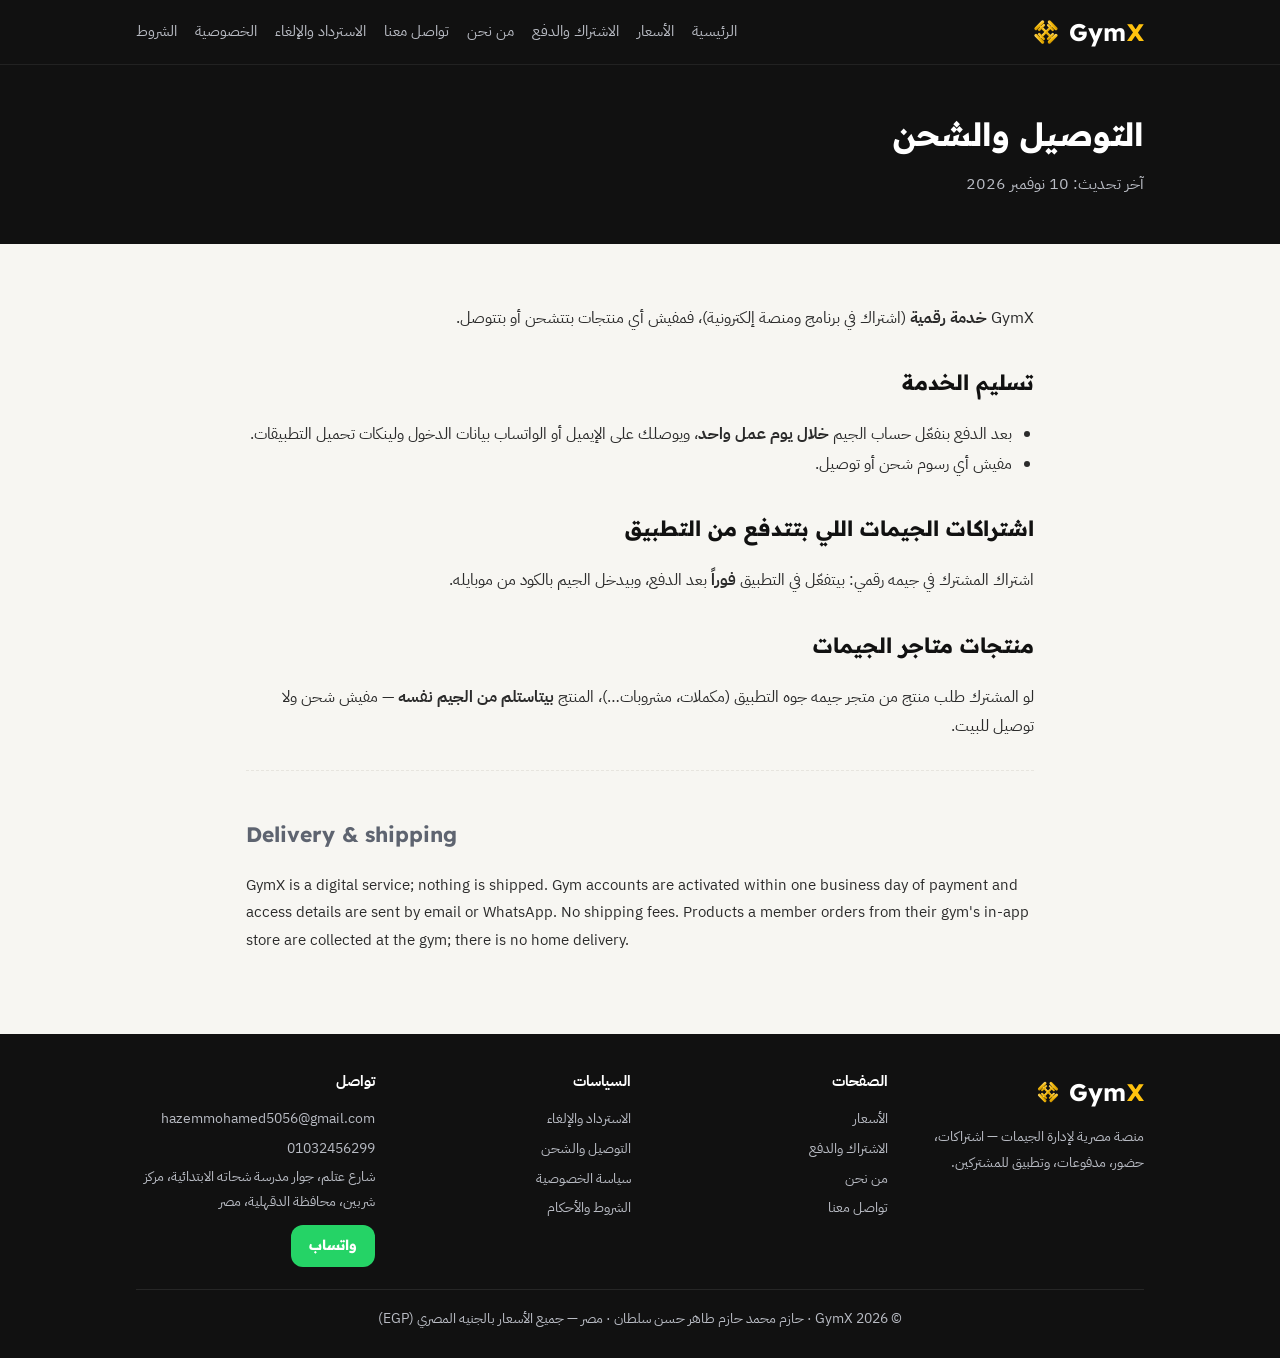
<file: shipping.html>
<!doctype html>
<html lang="ar" dir="rtl">
<head>
<meta charset="utf-8">
<meta name="viewport" content="width=device-width,initial-scale=1">
<title>التوصيل والشحن — GymX</title>
<meta name="description" content="GymX منصة مصرية لإدارة الجيمات: اشتراكات، حضور، مدفوعات، تمرين وتغذية، متجر وبار، وتطبيق للمشتركين.">
<link rel="preconnect" href="https://fonts.googleapis.com"><link rel="preconnect" href="https://fonts.gstatic.com" crossorigin>
<link href="https://fonts.googleapis.com/css2?family=IBM+Plex+Sans+Arabic:wght@400;500;600;700&family=Readex+Pro:wght@500;600;700&display=swap" rel="stylesheet">
<link rel="icon" href="data:image/svg+xml,%3Csvg%20xmlns%3D%22http%3A%2F%2Fwww.w3.org%2F2000%2Fsvg%22%20width%3D%2264%22%20height%3D%2264%22%20viewBox%3D%220%200%20100%20100%22%20aria-hidden%3D%22true%22%3E%3Cdefs%3E%3ClinearGradient%20id%3D%22g64%22%20x1%3D%220%22%20y1%3D%220%22%20x2%3D%221%22%20y2%3D%221%22%3E%3Cstop%20offset%3D%220%22%20stop-color%3D%22%23FFE08A%22%2F%3E%3Cstop%20offset%3D%22.5%22%20stop-color%3D%22%23F2B705%22%2F%3E%3Cstop%20offset%3D%221%22%20stop-color%3D%22%23B98300%22%2F%3E%3C%2FlinearGradient%3E%3C%2Fdefs%3E%3Cg%20transform%3D%22rotate(45%2050%2050)%22%20fill%3D%22url(%23g64)%22%3E%3Crect%20x%3D%2222%22%20y%3D%2246%22%20width%3D%2256%22%20height%3D%228%22%20rx%3D%224%22%2F%3E%3Crect%20x%3D%2225%22%20y%3D%2235%22%20width%3D%228%22%20height%3D%2230%22%20rx%3D%224%22%2F%3E%3Crect%20x%3D%2267%22%20y%3D%2235%22%20width%3D%228%22%20height%3D%2230%22%20rx%3D%224%22%2F%3E%3Crect%20x%3D%2213%22%20y%3D%2229%22%20width%3D%2211%22%20height%3D%2242%22%20rx%3D%225.5%22%2F%3E%3Crect%20x%3D%2276%22%20y%3D%2229%22%20width%3D%2211%22%20height%3D%2242%22%20rx%3D%225.5%22%2F%3E%3C%2Fg%3E%3Cg%20transform%3D%22rotate(-45%2050%2050)%22%20fill%3D%22url(%23g64)%22%3E%3Crect%20x%3D%2222%22%20y%3D%2246%22%20width%3D%2256%22%20height%3D%228%22%20rx%3D%224%22%2F%3E%3Crect%20x%3D%2225%22%20y%3D%2235%22%20width%3D%228%22%20height%3D%2230%22%20rx%3D%224%22%2F%3E%3Crect%20x%3D%2267%22%20y%3D%2235%22%20width%3D%228%22%20height%3D%2230%22%20rx%3D%224%22%2F%3E%3Crect%20x%3D%2213%22%20y%3D%2229%22%20width%3D%2211%22%20height%3D%2242%22%20rx%3D%225.5%22%2F%3E%3Crect%20x%3D%2276%22%20y%3D%2229%22%20width%3D%2211%22%20height%3D%2242%22%20rx%3D%225.5%22%2F%3E%3C%2Fg%3E%3C%2Fsvg%3E">
<link rel="stylesheet" href="style.css?v=202611101550">
</head>
<body>
<header><div class="wrap">
<a class="brand" href="index.html" dir="ltr"><svg class="mark" width="30" height="30" viewBox="0 0 100 100" aria-hidden="true"><defs><linearGradient id="g30" x1="0" y1="0" x2="1" y2="1"><stop offset="0" stop-color="#FFE08A"/><stop offset=".5" stop-color="#F2B705"/><stop offset="1" stop-color="#B98300"/></linearGradient></defs><g transform="rotate(45 50 50)" fill="url(#g30)"><rect x="22" y="46" width="56" height="8" rx="4"/><rect x="25" y="35" width="8" height="30" rx="4"/><rect x="67" y="35" width="8" height="30" rx="4"/><rect x="13" y="29" width="11" height="42" rx="5.5"/><rect x="76" y="29" width="11" height="42" rx="5.5"/></g><g transform="rotate(-45 50 50)" fill="url(#g30)"><rect x="22" y="46" width="56" height="8" rx="4"/><rect x="25" y="35" width="8" height="30" rx="4"/><rect x="67" y="35" width="8" height="30" rx="4"/><rect x="13" y="29" width="11" height="42" rx="5.5"/><rect x="76" y="29" width="11" height="42" rx="5.5"/></g></svg><b>Gym<span>X</span></b></a>
<nav><a href="index.html">الرئيسية</a><a href="pricing.html">الأسعار</a><a href="checkout.html">الاشتراك والدفع</a><a href="about.html">من نحن</a><a href="contact.html">تواصل معنا</a><a href="refund.html">الاسترداد والإلغاء</a><a href="privacy.html">الخصوصية</a><a href="terms.html">الشروط</a></nav>
</div></header>
<div class="band"><div class="wrap"><h1>التوصيل والشحن</h1><p>آخر تحديث: 10 نوفمبر 2026</p></div></div>
<div class="wrap doc"><section>
<p>GymX <strong>خدمة رقمية</strong> (اشتراك في برنامج ومنصة إلكترونية)، فمفيش أي منتجات بتتشحن أو بتتوصل.</p>
<h2>تسليم الخدمة</h2>
<ul>
<li>بعد الدفع بنفعّل حساب الجيم <strong>خلال يوم عمل واحد</strong>، ويوصلك على الإيميل أو الواتساب بيانات الدخول ولينكات تحميل التطبيقات.</li>
<li>مفيش أي رسوم شحن أو توصيل.</li>
</ul>
<h2>اشتراكات الجيمات اللي بتتدفع من التطبيق</h2>
<p>اشتراك المشترك في جيمه رقمي: بيتفعّل في التطبيق <strong>فوراً</strong> بعد الدفع، وبيدخل الجيم بالكود من موبايله.</p>
<h2>منتجات متاجر الجيمات</h2>
<p>لو المشترك طلب منتج من متجر جيمه جوه التطبيق (مكملات، مشروبات…)، المنتج <strong>بيتاستلم من الجيم نفسه</strong> — مفيش شحن ولا توصيل للبيت.</p>
<div class="en"><h2>Delivery &amp; shipping</h2><p>GymX is a digital service; nothing is shipped. Gym accounts are activated within one business day of payment and access details are sent by email or WhatsApp. No shipping fees. Products a member orders from their gym's in-app store are collected at the gym; there is no home delivery.</p></div>
</section></div>
<footer><div class="wrap">
<div class="cols">
<div><a class="brand" href="index.html" dir="ltr" style="margin-bottom:8px"><svg class="mark" width="26" height="26" viewBox="0 0 100 100" aria-hidden="true"><defs><linearGradient id="g26" x1="0" y1="0" x2="1" y2="1"><stop offset="0" stop-color="#FFE08A"/><stop offset=".5" stop-color="#F2B705"/><stop offset="1" stop-color="#B98300"/></linearGradient></defs><g transform="rotate(45 50 50)" fill="url(#g26)"><rect x="22" y="46" width="56" height="8" rx="4"/><rect x="25" y="35" width="8" height="30" rx="4"/><rect x="67" y="35" width="8" height="30" rx="4"/><rect x="13" y="29" width="11" height="42" rx="5.5"/><rect x="76" y="29" width="11" height="42" rx="5.5"/></g><g transform="rotate(-45 50 50)" fill="url(#g26)"><rect x="22" y="46" width="56" height="8" rx="4"/><rect x="25" y="35" width="8" height="30" rx="4"/><rect x="67" y="35" width="8" height="30" rx="4"/><rect x="13" y="29" width="11" height="42" rx="5.5"/><rect x="76" y="29" width="11" height="42" rx="5.5"/></g></svg><b>Gym<span>X</span></b></a><p style="margin:0">منصة مصرية لإدارة الجيمات — اشتراكات، حضور، مدفوعات، وتطبيق للمشتركين.</p></div>
<div><h4>الصفحات</h4><a href="pricing.html">الأسعار</a><a href="checkout.html">الاشتراك والدفع</a><a href="about.html">من نحن</a><a href="contact.html">تواصل معنا</a></div>
<div><h4>السياسات</h4><a href="refund.html">الاسترداد والإلغاء</a><a href="shipping.html">التوصيل والشحن</a><a href="privacy.html">سياسة الخصوصية</a><a href="terms.html">الشروط والأحكام</a></div>
<div><h4>تواصل</h4><a href="mailto:hazemmohamed5056@gmail.com">hazemmohamed5056@gmail.com</a><a href="tel:+201032456299"><span class="ltr">01032456299</span></a><span>شارع عتلم، جوار مدرسة شحاته الابتدائية، مركز شربين، محافظة الدقهلية، مصر</span><a class="btn wa" href="https://wa.me/201032456299" style="margin-top:10px">واتساب</a></div>
</div>
<div class="copy">© 2026 GymX · حازم محمد حازم طاهر حسن سلطان · مصر — جميع الأسعار بالجنيه المصري (EGP)</div>
</div></footer>
</body></html>
</file>
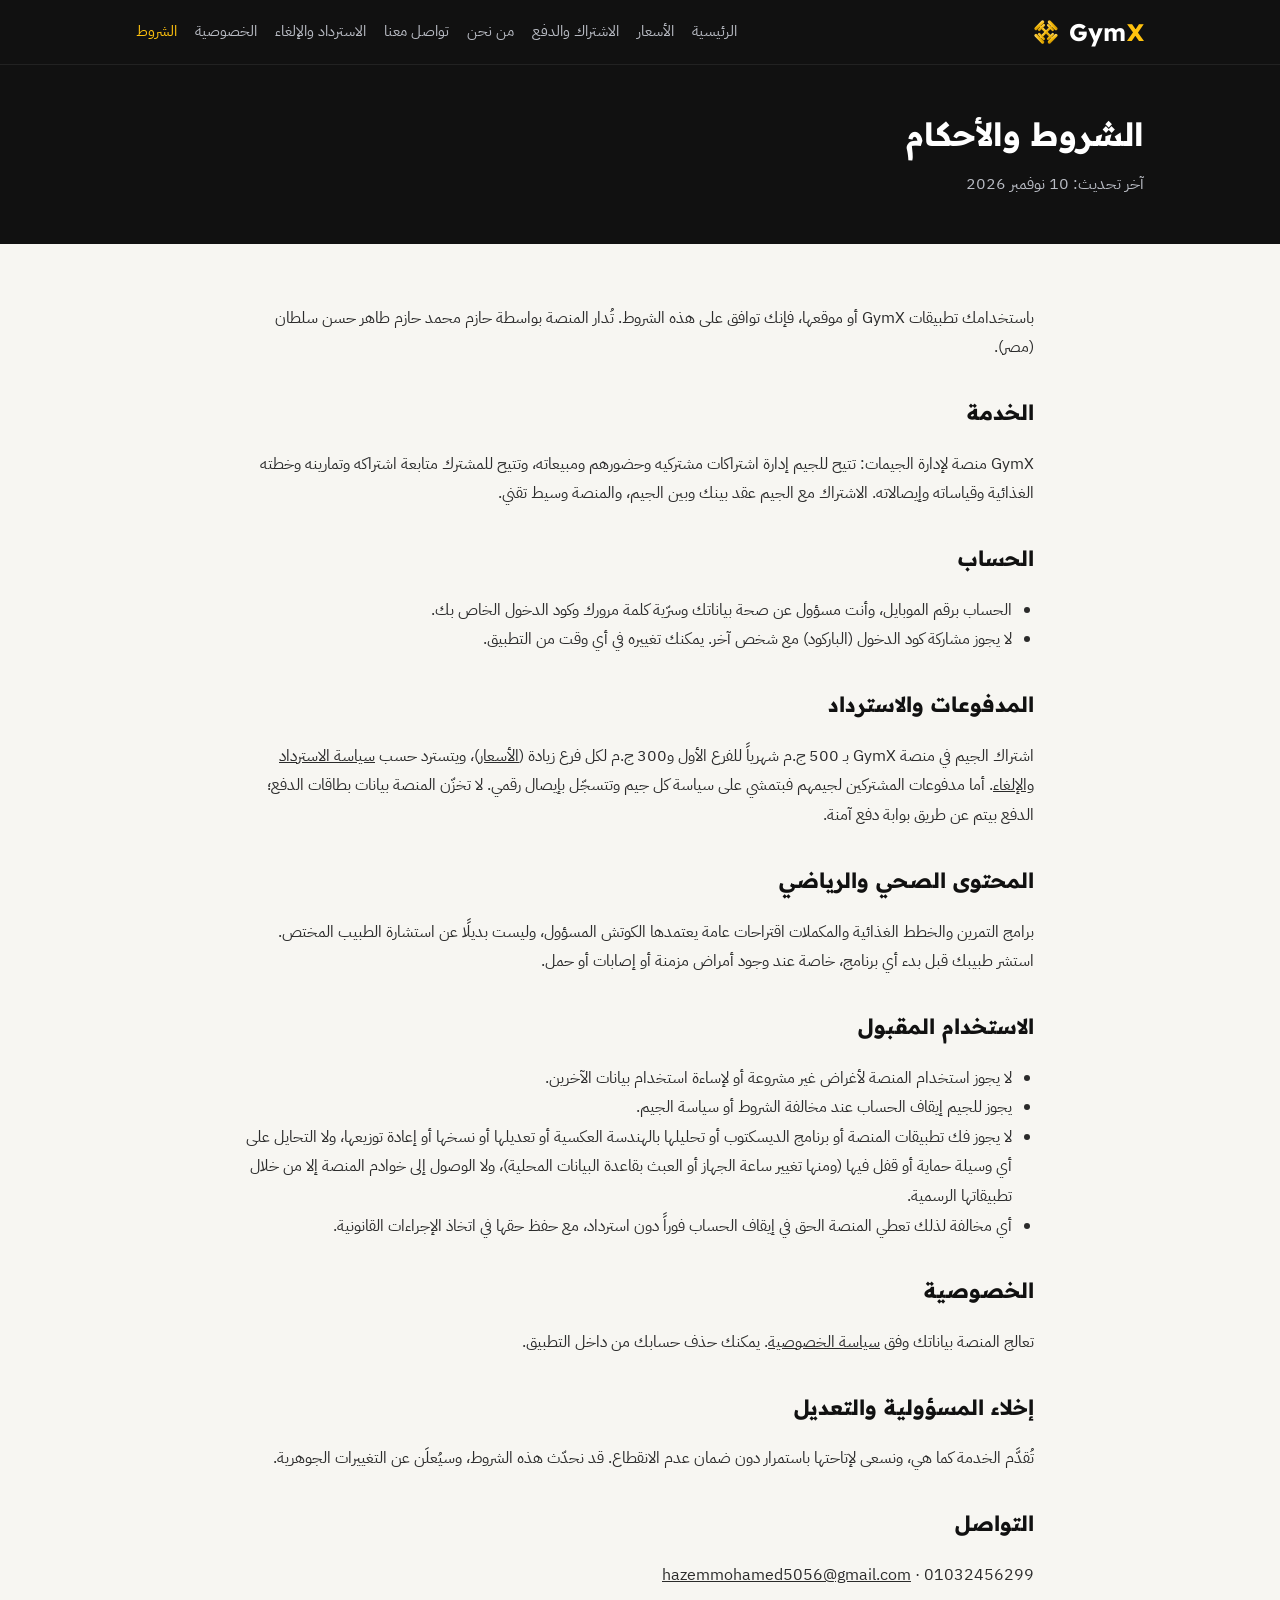
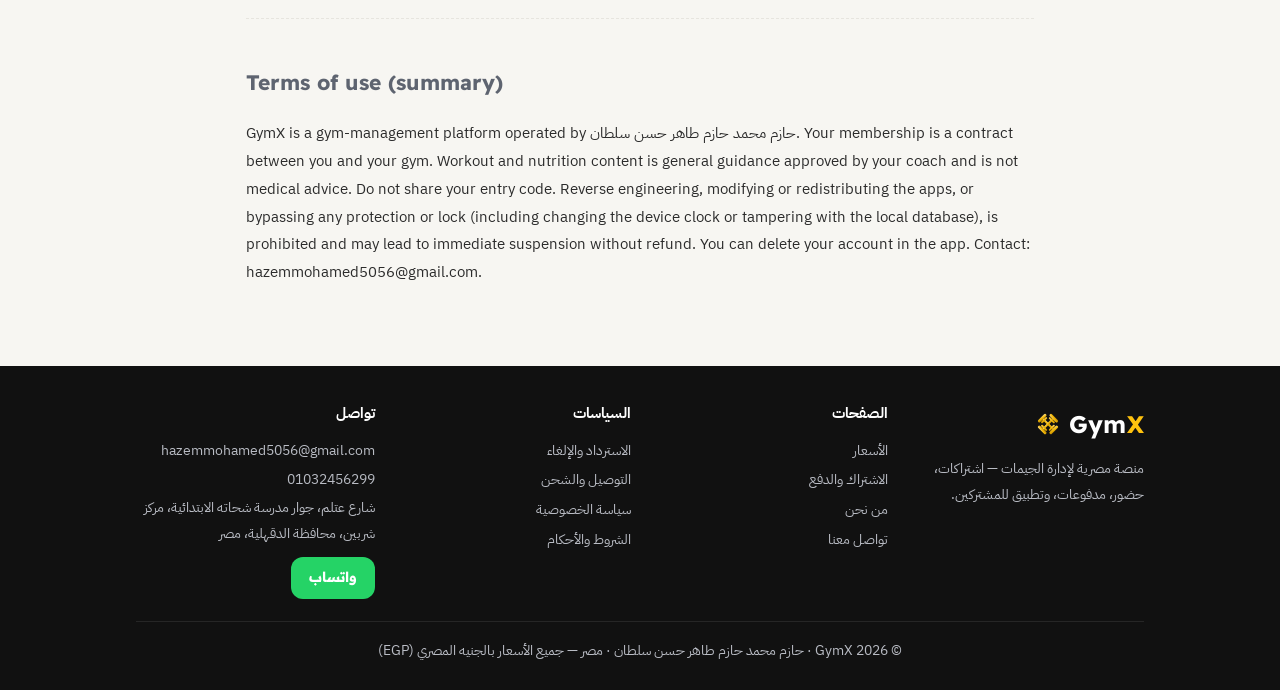
<file: terms.html>
<!doctype html>
<html lang="ar" dir="rtl">
<head>
<meta charset="utf-8">
<meta name="viewport" content="width=device-width,initial-scale=1">
<title>الشروط والأحكام — GymX</title>
<meta name="description" content="GymX منصة مصرية لإدارة الجيمات: اشتراكات، حضور، مدفوعات، تمرين وتغذية، متجر وبار، وتطبيق للمشتركين.">
<link rel="preconnect" href="https://fonts.googleapis.com"><link rel="preconnect" href="https://fonts.gstatic.com" crossorigin>
<link href="https://fonts.googleapis.com/css2?family=IBM+Plex+Sans+Arabic:wght@400;500;600;700&family=Readex+Pro:wght@500;600;700&display=swap" rel="stylesheet">
<link rel="icon" href="data:image/svg+xml,%3Csvg%20xmlns%3D%22http%3A%2F%2Fwww.w3.org%2F2000%2Fsvg%22%20width%3D%2264%22%20height%3D%2264%22%20viewBox%3D%220%200%20100%20100%22%20aria-hidden%3D%22true%22%3E%3Cdefs%3E%3ClinearGradient%20id%3D%22g64%22%20x1%3D%220%22%20y1%3D%220%22%20x2%3D%221%22%20y2%3D%221%22%3E%3Cstop%20offset%3D%220%22%20stop-color%3D%22%23FFE08A%22%2F%3E%3Cstop%20offset%3D%22.5%22%20stop-color%3D%22%23F2B705%22%2F%3E%3Cstop%20offset%3D%221%22%20stop-color%3D%22%23B98300%22%2F%3E%3C%2FlinearGradient%3E%3C%2Fdefs%3E%3Cg%20transform%3D%22rotate(45%2050%2050)%22%20fill%3D%22url(%23g64)%22%3E%3Crect%20x%3D%2222%22%20y%3D%2246%22%20width%3D%2256%22%20height%3D%228%22%20rx%3D%224%22%2F%3E%3Crect%20x%3D%2225%22%20y%3D%2235%22%20width%3D%228%22%20height%3D%2230%22%20rx%3D%224%22%2F%3E%3Crect%20x%3D%2267%22%20y%3D%2235%22%20width%3D%228%22%20height%3D%2230%22%20rx%3D%224%22%2F%3E%3Crect%20x%3D%2213%22%20y%3D%2229%22%20width%3D%2211%22%20height%3D%2242%22%20rx%3D%225.5%22%2F%3E%3Crect%20x%3D%2276%22%20y%3D%2229%22%20width%3D%2211%22%20height%3D%2242%22%20rx%3D%225.5%22%2F%3E%3C%2Fg%3E%3Cg%20transform%3D%22rotate(-45%2050%2050)%22%20fill%3D%22url(%23g64)%22%3E%3Crect%20x%3D%2222%22%20y%3D%2246%22%20width%3D%2256%22%20height%3D%228%22%20rx%3D%224%22%2F%3E%3Crect%20x%3D%2225%22%20y%3D%2235%22%20width%3D%228%22%20height%3D%2230%22%20rx%3D%224%22%2F%3E%3Crect%20x%3D%2267%22%20y%3D%2235%22%20width%3D%228%22%20height%3D%2230%22%20rx%3D%224%22%2F%3E%3Crect%20x%3D%2213%22%20y%3D%2229%22%20width%3D%2211%22%20height%3D%2242%22%20rx%3D%225.5%22%2F%3E%3Crect%20x%3D%2276%22%20y%3D%2229%22%20width%3D%2211%22%20height%3D%2242%22%20rx%3D%225.5%22%2F%3E%3C%2Fg%3E%3C%2Fsvg%3E">
<link rel="stylesheet" href="style.css?v=202611101550">
</head>
<body>
<header><div class="wrap">
<a class="brand" href="index.html" dir="ltr"><svg class="mark" width="30" height="30" viewBox="0 0 100 100" aria-hidden="true"><defs><linearGradient id="g30" x1="0" y1="0" x2="1" y2="1"><stop offset="0" stop-color="#FFE08A"/><stop offset=".5" stop-color="#F2B705"/><stop offset="1" stop-color="#B98300"/></linearGradient></defs><g transform="rotate(45 50 50)" fill="url(#g30)"><rect x="22" y="46" width="56" height="8" rx="4"/><rect x="25" y="35" width="8" height="30" rx="4"/><rect x="67" y="35" width="8" height="30" rx="4"/><rect x="13" y="29" width="11" height="42" rx="5.5"/><rect x="76" y="29" width="11" height="42" rx="5.5"/></g><g transform="rotate(-45 50 50)" fill="url(#g30)"><rect x="22" y="46" width="56" height="8" rx="4"/><rect x="25" y="35" width="8" height="30" rx="4"/><rect x="67" y="35" width="8" height="30" rx="4"/><rect x="13" y="29" width="11" height="42" rx="5.5"/><rect x="76" y="29" width="11" height="42" rx="5.5"/></g></svg><b>Gym<span>X</span></b></a>
<nav><a href="index.html">الرئيسية</a><a href="pricing.html">الأسعار</a><a href="checkout.html">الاشتراك والدفع</a><a href="about.html">من نحن</a><a href="contact.html">تواصل معنا</a><a href="refund.html">الاسترداد والإلغاء</a><a href="privacy.html">الخصوصية</a><a href="terms.html" class="on">الشروط</a></nav>
</div></header>
<div class="band"><div class="wrap"><h1>الشروط والأحكام</h1><p>آخر تحديث: 10 نوفمبر 2026</p></div></div><div class="wrap doc"><section>
<p>باستخدامك تطبيقات GymX أو موقعها، فإنك توافق على هذه الشروط. تُدار المنصة بواسطة حازم محمد حازم طاهر حسن سلطان (مصر).</p>

<h2>الخدمة</h2>
<p>GymX منصة لإدارة الجيمات: تتيح للجيم إدارة اشتراكات مشتركيه وحضورهم ومبيعاته، وتتيح للمشترك متابعة اشتراكه وتمارينه وخطته الغذائية وقياساته وإيصالاته. الاشتراك مع الجيم عقد بينك وبين الجيم، والمنصة وسيط تقني.</p>

<h2>الحساب</h2>
<ul>
<li>الحساب برقم الموبايل، وأنت مسؤول عن صحة بياناتك وسرّية كلمة مرورك وكود الدخول الخاص بك.</li>
<li>لا يجوز مشاركة كود الدخول (الباركود) مع شخص آخر. يمكنك تغييره في أي وقت من التطبيق.</li>
</ul>

<h2>المدفوعات والاسترداد</h2>
<p>اشتراك الجيم في منصة GymX بـ 500 ج.م شهرياً للفرع الأول و300 ج.م لكل فرع زيادة (<a href="pricing.html">الأسعار</a>)، ويتسترد حسب <a href="refund.html">سياسة الاسترداد والإلغاء</a>. أما مدفوعات المشتركين لجيمهم فبتمشي على سياسة كل جيم وتتسجّل بإيصال رقمي. لا تخزّن المنصة بيانات بطاقات الدفع؛ الدفع بيتم عن طريق بوابة دفع آمنة.</p>

<h2>المحتوى الصحي والرياضي</h2>
<p>برامج التمرين والخطط الغذائية والمكملات اقتراحات عامة يعتمدها الكوتش المسؤول، وليست بديلًا عن استشارة الطبيب المختص. استشر طبيبك قبل بدء أي برنامج، خاصة عند وجود أمراض مزمنة أو إصابات أو حمل.</p>

<h2>الاستخدام المقبول</h2>
<ul>
<li>لا يجوز استخدام المنصة لأغراض غير مشروعة أو لإساءة استخدام بيانات الآخرين.</li>
<li>يجوز للجيم إيقاف الحساب عند مخالفة الشروط أو سياسة الجيم.</li>
<li>لا يجوز فك تطبيقات المنصة أو برنامج الديسكتوب أو تحليلها بالهندسة العكسية أو تعديلها أو نسخها أو إعادة توزيعها، ولا التحايل على أي وسيلة حماية أو قفل فيها (ومنها تغيير ساعة الجهاز أو العبث بقاعدة البيانات المحلية)، ولا الوصول إلى خوادم المنصة إلا من خلال تطبيقاتها الرسمية.</li>
<li>أي مخالفة لذلك تعطي المنصة الحق في إيقاف الحساب فوراً دون استرداد، مع حفظ حقها في اتخاذ الإجراءات القانونية.</li>
</ul>

<h2>الخصوصية</h2>
<p>تعالج المنصة بياناتك وفق <a href="privacy.html">سياسة الخصوصية</a>. يمكنك حذف حسابك من داخل التطبيق.</p>

<h2>إخلاء المسؤولية والتعديل</h2>
<p>تُقدَّم الخدمة كما هي، ونسعى لإتاحتها باستمرار دون ضمان عدم الانقطاع. قد نحدّث هذه الشروط، وسيُعلَن عن التغييرات الجوهرية.</p>

<h2>التواصل</h2>
<p><a href="mailto:hazemmohamed5056@gmail.com">hazemmohamed5056@gmail.com</a> · 01032456299</p>

<div class="en"><h2>Terms of use (summary)</h2>
<p>GymX is a gym-management platform operated by حازم محمد حازم طاهر حسن سلطان. Your membership is a contract between you and your gym. Workout and nutrition content is general guidance approved by your coach and is not medical advice. Do not share your entry code. Reverse engineering, modifying or redistributing the apps, or bypassing any protection or lock (including changing the device clock or tampering with the local database), is prohibited and may lead to immediate suspension without refund. You can delete your account in the app. Contact: hazemmohamed5056@gmail.com.</p></div>
</section></div>
<footer><div class="wrap">
<div class="cols">
<div><a class="brand" href="index.html" dir="ltr" style="margin-bottom:8px"><svg class="mark" width="26" height="26" viewBox="0 0 100 100" aria-hidden="true"><defs><linearGradient id="g26" x1="0" y1="0" x2="1" y2="1"><stop offset="0" stop-color="#FFE08A"/><stop offset=".5" stop-color="#F2B705"/><stop offset="1" stop-color="#B98300"/></linearGradient></defs><g transform="rotate(45 50 50)" fill="url(#g26)"><rect x="22" y="46" width="56" height="8" rx="4"/><rect x="25" y="35" width="8" height="30" rx="4"/><rect x="67" y="35" width="8" height="30" rx="4"/><rect x="13" y="29" width="11" height="42" rx="5.5"/><rect x="76" y="29" width="11" height="42" rx="5.5"/></g><g transform="rotate(-45 50 50)" fill="url(#g26)"><rect x="22" y="46" width="56" height="8" rx="4"/><rect x="25" y="35" width="8" height="30" rx="4"/><rect x="67" y="35" width="8" height="30" rx="4"/><rect x="13" y="29" width="11" height="42" rx="5.5"/><rect x="76" y="29" width="11" height="42" rx="5.5"/></g></svg><b>Gym<span>X</span></b></a><p style="margin:0">منصة مصرية لإدارة الجيمات — اشتراكات، حضور، مدفوعات، وتطبيق للمشتركين.</p></div>
<div><h4>الصفحات</h4><a href="pricing.html">الأسعار</a><a href="checkout.html">الاشتراك والدفع</a><a href="about.html">من نحن</a><a href="contact.html">تواصل معنا</a></div>
<div><h4>السياسات</h4><a href="refund.html">الاسترداد والإلغاء</a><a href="shipping.html">التوصيل والشحن</a><a href="privacy.html">سياسة الخصوصية</a><a href="terms.html">الشروط والأحكام</a></div>
<div><h4>تواصل</h4><a href="mailto:hazemmohamed5056@gmail.com">hazemmohamed5056@gmail.com</a><a href="tel:+201032456299"><span class="ltr">01032456299</span></a><span>شارع عتلم، جوار مدرسة شحاته الابتدائية، مركز شربين، محافظة الدقهلية، مصر</span><a class="btn wa" href="https://wa.me/201032456299" style="margin-top:10px">واتساب</a></div>
</div>
<div class="copy">© 2026 GymX · حازم محمد حازم طاهر حسن سلطان · مصر — جميع الأسعار بالجنيه المصري (EGP)</div>
</div></footer>
</body></html>
</file>
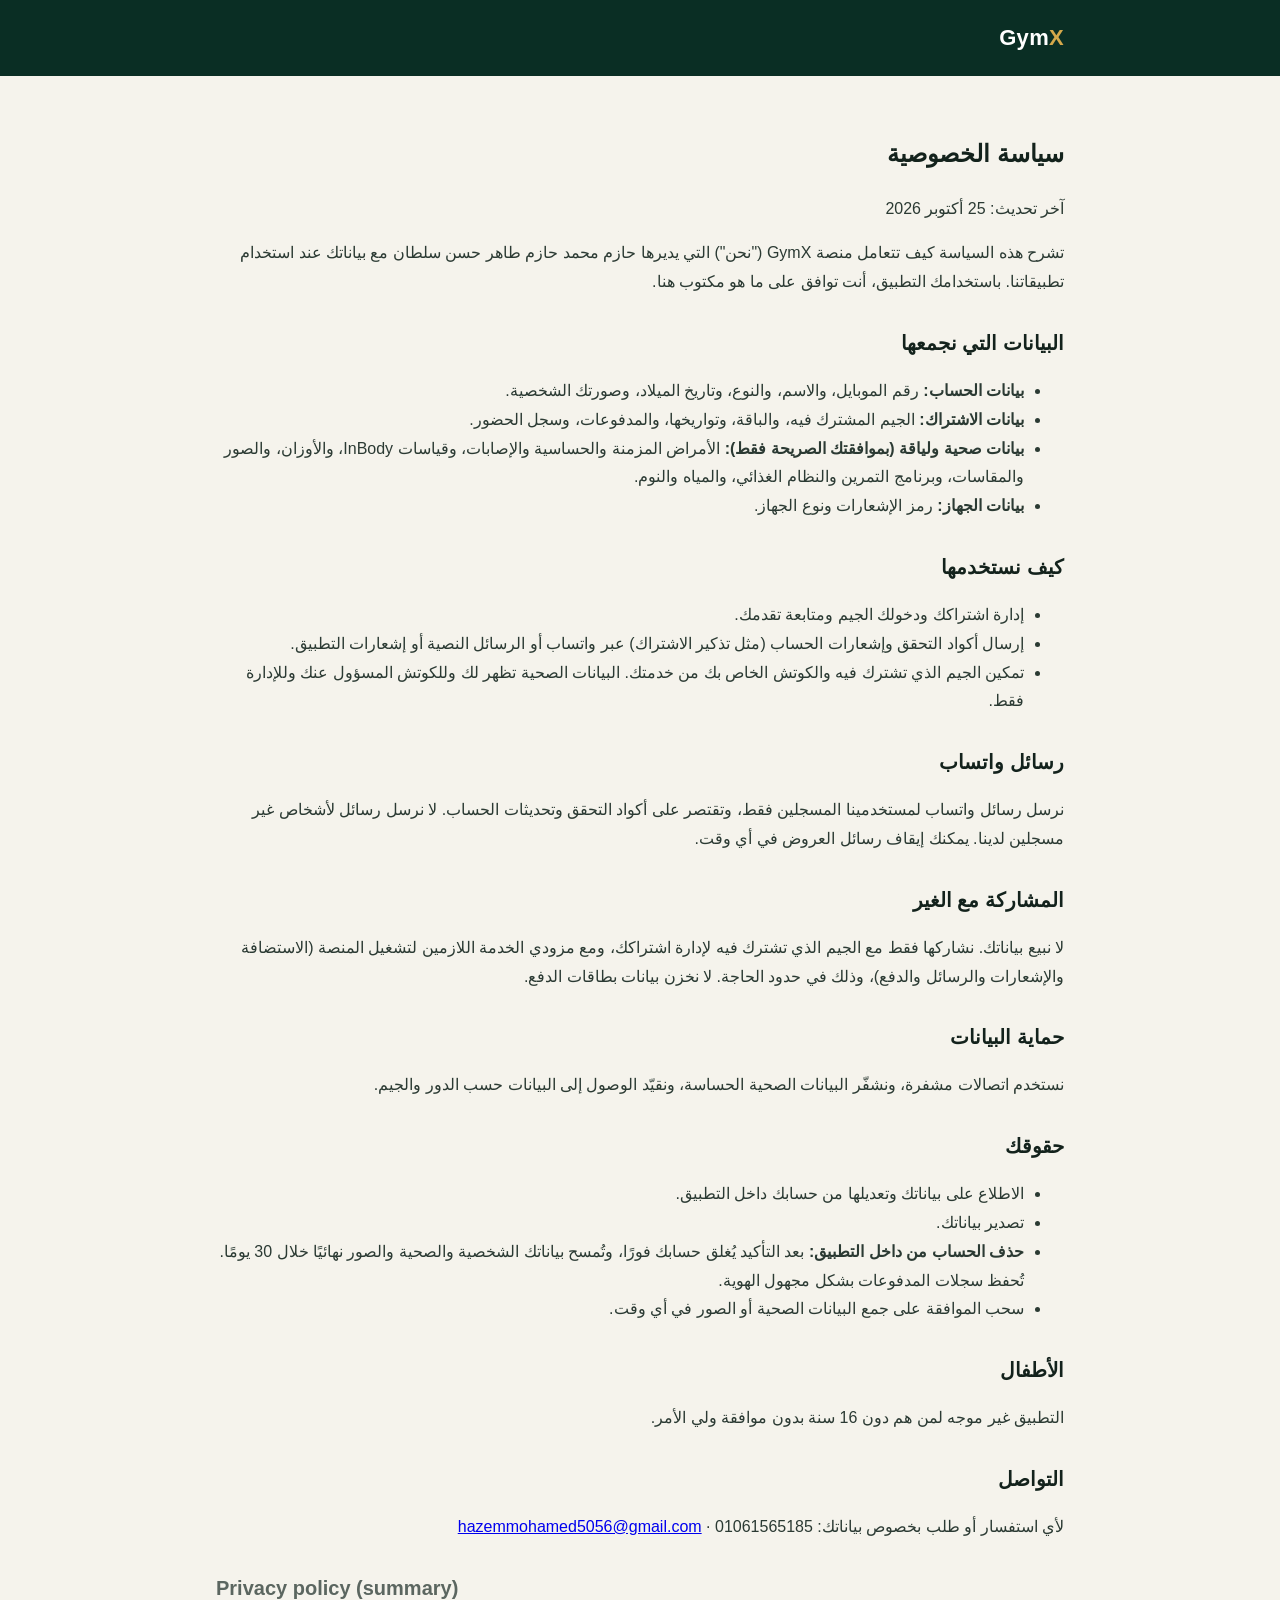
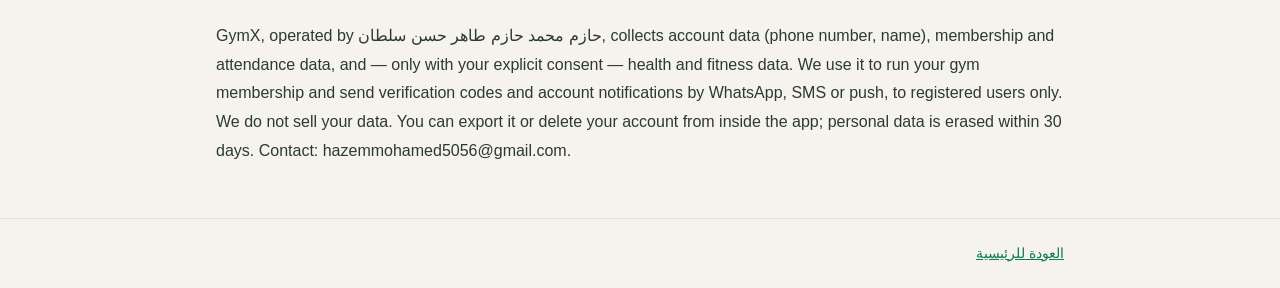
<file: gymx_site/privacy.html>
<!doctype html>
<html lang="ar" dir="rtl">
<head>
<meta charset="utf-8">
<meta name="viewport" content="width=device-width,initial-scale=1">
<title>سياسة الخصوصية — GymX</title>
<link rel="stylesheet" href="style.css">
</head>
<body>
<header><div class="wrap"><div class="brand"><a href="index.html" style="color:#fff;text-decoration:none">Gym<span>X</span></a></div></div></header>
<div class="wrap doc"><section>
<h1>سياسة الخصوصية</h1>
<p>آخر تحديث: 25 أكتوبر 2026</p>
<p>تشرح هذه السياسة كيف تتعامل منصة GymX ("نحن") التي يديرها حازم محمد حازم طاهر حسن سلطان مع بياناتك عند استخدام تطبيقاتنا. باستخدامك التطبيق، أنت توافق على ما هو مكتوب هنا.</p>

<h2>البيانات التي نجمعها</h2>
<ul>
<li><strong>بيانات الحساب:</strong> رقم الموبايل، والاسم، والنوع، وتاريخ الميلاد، وصورتك الشخصية.</li>
<li><strong>بيانات الاشتراك:</strong> الجيم المشترك فيه، والباقة، وتواريخها، والمدفوعات، وسجل الحضور.</li>
<li><strong>بيانات صحية ولياقة (بموافقتك الصريحة فقط):</strong> الأمراض المزمنة والحساسية والإصابات، وقياسات InBody، والأوزان، والصور والمقاسات، وبرنامج التمرين والنظام الغذائي، والمياه والنوم.</li>
<li><strong>بيانات الجهاز:</strong> رمز الإشعارات ونوع الجهاز.</li>
</ul>

<h2>كيف نستخدمها</h2>
<ul>
<li>إدارة اشتراكك ودخولك الجيم ومتابعة تقدمك.</li>
<li>إرسال أكواد التحقق وإشعارات الحساب (مثل تذكير الاشتراك) عبر واتساب أو الرسائل النصية أو إشعارات التطبيق.</li>
<li>تمكين الجيم الذي تشترك فيه والكوتش الخاص بك من خدمتك. البيانات الصحية تظهر لك وللكوتش المسؤول عنك وللإدارة فقط.</li>
</ul>

<h2>رسائل واتساب</h2>
<p>نرسل رسائل واتساب لمستخدمينا المسجلين فقط، وتقتصر على أكواد التحقق وتحديثات الحساب. لا نرسل رسائل لأشخاص غير مسجلين لدينا. يمكنك إيقاف رسائل العروض في أي وقت.</p>

<h2>المشاركة مع الغير</h2>
<p>لا نبيع بياناتك. نشاركها فقط مع الجيم الذي تشترك فيه لإدارة اشتراكك، ومع مزودي الخدمة اللازمين لتشغيل المنصة (الاستضافة والإشعارات والرسائل والدفع)، وذلك في حدود الحاجة. لا نخزن بيانات بطاقات الدفع.</p>

<h2>حماية البيانات</h2>
<p>نستخدم اتصالات مشفرة، ونشفّر البيانات الصحية الحساسة، ونقيّد الوصول إلى البيانات حسب الدور والجيم.</p>

<h2>حقوقك</h2>
<ul>
<li>الاطلاع على بياناتك وتعديلها من حسابك داخل التطبيق.</li>
<li>تصدير بياناتك.</li>
<li><strong>حذف الحساب من داخل التطبيق:</strong> بعد التأكيد يُغلق حسابك فورًا، وتُمسح بياناتك الشخصية والصحية والصور نهائيًا خلال 30 يومًا. تُحفظ سجلات المدفوعات بشكل مجهول الهوية.</li>
<li>سحب الموافقة على جمع البيانات الصحية أو الصور في أي وقت.</li>
</ul>

<h2>الأطفال</h2>
<p>التطبيق غير موجه لمن هم دون 16 سنة بدون موافقة ولي الأمر.</p>

<h2>التواصل</h2>
<p>لأي استفسار أو طلب بخصوص بياناتك: <a href="mailto:hazemmohamed5056@gmail.com">hazemmohamed5056@gmail.com</a> · 01061565185</p>

<div class="en">
<h2>Privacy policy (summary)</h2>
<p>GymX, operated by حازم محمد حازم طاهر حسن سلطان, collects account data (phone number, name), membership and attendance data, and — only with your explicit consent — health and fitness data. We use it to run your gym membership and send verification codes and account notifications by WhatsApp, SMS or push, to registered users only. We do not sell your data. You can export it or delete your account from inside the app; personal data is erased within 30 days. Contact: hazemmohamed5056@gmail.com.</p>
</div>
</section></div>
<footer><div class="wrap"><a href="index.html">العودة للرئيسية</a></div></footer>
</body></html>
</file>
<file: style.css>
:root{
  --ink:#111111;--ink-2:#1C1C1C;--muted:#5E6470;--line:#E7E5DF;--ground:#F7F6F2;--surface:#FFFFFF;
  --brand:#FFC20E;--brand-dark:#E0A800;--brand-tint:#FFF4CC;--on-brand:#111111;--on-dark:#B9BCC4;
  --ok:#0F7A55;--ok-tint:#E1F2EA
}
*{box-sizing:border-box}
html{scroll-behavior:smooth}
body{margin:0;background:var(--ground);color:var(--ink);font-family:"IBM Plex Sans Arabic","Segoe UI",Tahoma,Arial,sans-serif;line-height:1.85;font-size:16px}
a{color:inherit}
.wrap{max-width:1040px;margin:0 auto;padding:0 16px}

/* header */
header{background:var(--ink);color:#fff;position:sticky;top:0;z-index:10;border-bottom:1px solid #222}
header .wrap{display:flex;align-items:center;justify-content:space-between;gap:12px;min-height:64px;flex-wrap:wrap}
.brand{font-weight:800;font-size:24px;letter-spacing:.3px;text-decoration:none;color:#fff;display:flex;align-items:center;gap:8px}
.brand i{display:inline-block;width:12px;height:12px;border-radius:3px;background:var(--brand);transform:rotate(45deg)}
.brand span{color:var(--brand)}
nav{display:flex;flex-wrap:wrap;gap:4px 18px}
nav a{color:var(--on-dark);text-decoration:none;font-size:15px;padding:6px 0}
nav a:hover,nav a.on{color:var(--brand)}

/* hero */
.hero{background:radial-gradient(ellipse at 50% 0%,#2a2410 0%,var(--ink) 60%);color:#fff;padding:64px 16px 72px;text-align:center}
.hero h1{margin:0 auto 14px;font-size:38px;line-height:1.35;max-width:760px}
.hero h1 span{color:var(--brand)}
.hero p{margin:0 auto;color:var(--on-dark);font-size:18px;max-width:680px}
.hero .cta{margin-top:28px;display:flex;gap:12px;justify-content:center;flex-wrap:wrap}
.pill{display:inline-block;background:var(--brand);color:var(--on-brand);padding:4px 14px;border-radius:999px;font-weight:700;font-size:14px;margin-bottom:16px}
.btn{display:inline-block;padding:12px 26px;border-radius:12px;font-weight:700;text-decoration:none;font-size:16px}
.btn.primary{background:var(--brand);color:var(--on-brand)}
.btn.primary:hover{background:var(--brand-dark)}
.btn.ghost{border:1px solid #3a3a3a;color:#fff}

/* page title band (inner pages) */
.band{background:var(--ink);color:#fff;padding:40px 16px 44px}
.band h1{margin:0;font-size:32px}
.band p{margin:6px 0 0;color:var(--on-dark)}

section{padding:44px 0}
h2{margin:0 0 18px;font-size:26px}
.sub{color:var(--muted);margin:-8px 0 22px}
.grid{display:grid;grid-template-columns:repeat(auto-fit,minmax(240px,1fr));gap:16px}
.card{background:var(--surface);border:1px solid var(--line);border-radius:16px;padding:20px}
.card h3{margin:0 0 6px;font-size:18px}
.card h3 b{display:inline-grid;place-items:center;width:30px;height:30px;border-radius:9px;background:var(--brand-tint);color:var(--ink);font-size:15px;margin-inline-end:8px}
.card p{margin:0;color:var(--muted);font-size:15px}

/* pricing */
.price-card{background:var(--surface);border:2px solid var(--brand);border-radius:20px;padding:28px;max-width:520px;margin:0 auto;box-shadow:0 12px 32px rgba(0,0,0,.06)}
.price-card .tag{display:inline-block;background:var(--brand-tint);border-radius:999px;padding:2px 12px;font-size:13px;font-weight:700}
.price-card h3{margin:10px 0 4px;font-size:22px}
.price{font-size:46px;font-weight:800;line-height:1.2;margin:8px 0}
.price small{font-size:17px;font-weight:600;color:var(--muted)}
.checks{list-style:none;padding:0;margin:16px 0 22px}
.checks li{padding:6px 0;padding-inline-start:30px;position:relative;color:#2b2b2b}
.checks li::before{content:"";position:absolute;inset-inline-start:0;top:12px;width:18px;height:18px;border-radius:50%;background:var(--ok-tint) no-repeat center/12px url("data:image/svg+xml,%3Csvg xmlns='http://www.w3.org/2000/svg' viewBox='0 0 24 24'%3E%3Cpath fill='none' stroke='%230F7A55' stroke-width='3' d='M5 12l5 5 9-10'/%3E%3C/svg%3E")}
.note{background:var(--brand-tint);border-radius:14px;padding:14px 18px;color:#3a3200;font-size:15px}
table.plain{width:100%;border-collapse:collapse;background:var(--surface);border:1px solid var(--line);border-radius:14px;overflow:hidden}
table.plain th,table.plain td{text-align:start;padding:12px 14px;border-bottom:1px solid var(--line);font-size:15px}
table.plain th{background:#FAF9F5;font-weight:700}

/* docs */
.doc{max-width:820px}
.doc h2{margin-top:30px;font-size:21px}
.doc p,.doc li{color:#2b2b2b}
.doc ul{padding-inline-start:22px}
.en{direction:ltr;text-align:left;color:var(--muted);font-size:15px;border-top:1px dashed var(--line);margin-top:28px;padding-top:14px}

/* contact */
.contact-grid{display:grid;grid-template-columns:repeat(auto-fit,minmax(220px,1fr));gap:16px}
.contact-item{background:var(--surface);border:1px solid var(--line);border-radius:16px;padding:20px}
.contact-item .k{color:var(--muted);font-size:14px}
.contact-item .v{font-size:18px;font-weight:700;word-break:break-word}
.contact-item a{text-decoration:none}
.ltr{direction:ltr;unicode-bidi:isolate;display:inline-block}

/* footer */
footer{background:var(--ink);color:var(--on-dark);padding:34px 0 26px;margin-top:20px;font-size:14px}
footer .cols{display:grid;grid-template-columns:repeat(auto-fit,minmax(200px,1fr));gap:18px}
footer h4{color:#fff;margin:0 0 8px;font-size:15px}
footer a{color:var(--on-dark);text-decoration:none;display:block;padding:2px 0}
footer a:hover{color:var(--brand)}
footer .copy{border-top:1px solid #262626;margin-top:22px;padding-top:16px;text-align:center}

@media (max-width:640px){
  .hero h1{font-size:28px}
  .band h1{font-size:26px}
  .price{font-size:38px}
  nav{gap:2px 14px}
  nav a{font-size:14px}
}

/* ---- v2: fonts, brand, hero with real screens, icons, gallery ---- */
body{font-family:"IBM Plex Sans Arabic","Segoe UI",Tahoma,Arial,sans-serif}
h1,h2,h3,.brand,.price,.btn{font-family:"Readex Pro","IBM Plex Sans Arabic",sans-serif}
.brand{direction:ltr}
.brand b{font-weight:700}
.brand .mark{flex:none}
footer .brand{color:#fff;display:inline-flex}

.hero{text-align:start;padding:56px 16px 72px;overflow:hidden}
.hero-grid{display:grid;grid-template-columns:1.05fr 1fr;gap:36px;align-items:center}
.hero h1{margin:0 0 14px;max-width:none;font-size:42px}
.hero p{margin:0;max-width:540px}
.hero .cta{justify-content:flex-start}
.hero-points{list-style:none;padding:0;margin:22px 0 0;display:flex;flex-wrap:wrap;gap:8px 18px;color:#d8d9dd;font-size:15px}
.hero-points li::before{content:"✓";color:var(--brand);font-weight:700;margin-inline-end:6px}
.hero-visual{position:relative;min-height:380px}
.hero-visual .desk{width:100%;border-radius:14px;border:1px solid #2b2b2b;box-shadow:0 30px 60px rgba(0,0,0,.45);display:block}
.hero-visual .phone{position:absolute;width:30%;border-radius:22px;border:6px solid #1d1d1d;box-shadow:0 20px 40px rgba(0,0,0,.55);background:#fff}
.hero-visual .p1{inset-inline-start:-6%;bottom:-40px}
.hero-visual .p2{inset-inline-start:24%;bottom:-64px;width:27%}

.card .ic{display:inline-grid;place-items:center;width:46px;height:46px;border-radius:13px;background:var(--brand-tint);color:var(--ink);margin-bottom:12px}
.card .ic svg{width:24px;height:24px}

.gallery{display:grid;grid-template-columns:repeat(auto-fit,minmax(300px,1fr));gap:18px}
.shot{margin:0;background:var(--surface);border:1px solid var(--line);border-radius:16px;overflow:hidden}
.shot img{width:100%;height:auto;display:block;border-bottom:1px solid var(--line)}
.shot figcaption{padding:10px 14px;font-weight:600;font-size:15px}

.price-band{display:flex;align-items:center;justify-content:space-between;gap:18px;flex-wrap:wrap;background:var(--ink);color:#fff;border-radius:20px;padding:28px 30px;margin:20px 0 40px}
.price-band p{color:var(--on-dark)}
.btn.wa{background:#25D366;color:#fff;padding:8px 18px;font-size:14px;display:inline-block}

@media (max-width:860px){
  .hero-grid{grid-template-columns:1fr}
  .hero-visual{min-height:0;margin-bottom:60px}
  .hero h1{font-size:30px}
}
.hero-visual img{height:auto}
.hero-visual{padding-bottom:70px}
.hero-visual .phone{width:24%;border-width:5px;border-radius:20px}
.hero-visual .p1{inset-inline-start:-4%;bottom:0}
.hero-visual .p2{inset-inline-start:18%;bottom:-20px;width:22%}
@media (max-width:860px){.hero-visual{padding-bottom:90px}}
.hero-grid{grid-template-columns:minmax(0,1.05fr) minmax(0,1fr)}
.hero-grid > *{min-width:0}
img{max-width:100%}
@media (max-width:860px){.hero-grid{grid-template-columns:minmax(0,1fr)}}
@media (max-width:640px){header .wrap{padding-block:8px}.brand{font-size:21px}}
</file>
<file: gymx_site/style.css>
:root{--ground:#F5F3EC;--ink:#13221C;--muted:#5B6660;--emerald-dark:#0A2E24;--emerald:#0F7A55;--emerald-tint:#E1F2EA;--gold:#D4A84B;--line:#E5E1D6;--surface:#fff}
*{box-sizing:border-box}
body{margin:0;background:var(--ground);color:var(--ink);font-family:"IBM Plex Sans Arabic","Segoe UI",Tahoma,Arial,sans-serif;line-height:1.8}
header{background:var(--emerald-dark);color:#fff;padding:18px 16px}
.wrap{max-width:880px;margin:0 auto;padding:0 16px}
header .wrap{display:flex;align-items:center;justify-content:space-between;gap:12px}
.brand{font-weight:700;font-size:22px;letter-spacing:.3px}
.brand span{color:var(--gold)}
nav a{color:#cfe3da;text-decoration:none;margin-inline-start:16px;font-size:15px}
.hero{background:var(--emerald-dark);color:#fff;padding:44px 16px 56px}
.hero h1{margin:0 0 12px;font-size:32px;line-height:1.4}
.hero p{margin:0;color:#cfe3da;font-size:18px;max-width:640px}
.pill{display:inline-block;background:var(--gold);color:var(--emerald-dark);padding:4px 14px;border-radius:999px;font-weight:700;font-size:14px;margin-bottom:14px}
section{padding:36px 0}
h2{margin:0 0 14px;font-size:24px}
.grid{display:grid;grid-template-columns:repeat(auto-fit,minmax(240px,1fr));gap:14px}
.card{background:var(--surface);border:1px solid var(--line);border-radius:16px;padding:18px}
.card h3{margin:0 0 6px;font-size:18px;color:var(--emerald)}
.card p{margin:0;color:var(--muted);font-size:15px}
.contact{background:var(--surface);border:1px solid var(--line);border-radius:16px;padding:20px}
.contact a{color:var(--emerald);text-decoration:none;font-weight:600}
footer{border-top:1px solid var(--line);padding:22px 0;color:var(--muted);font-size:14px}
footer a{color:var(--emerald)}
.doc h2{margin-top:28px;font-size:20px}
.doc p,.doc li{color:#2b3a33;font-size:16px}
.en{direction:ltr;text-align:left;color:var(--muted);margin-top:6px}
</file>
